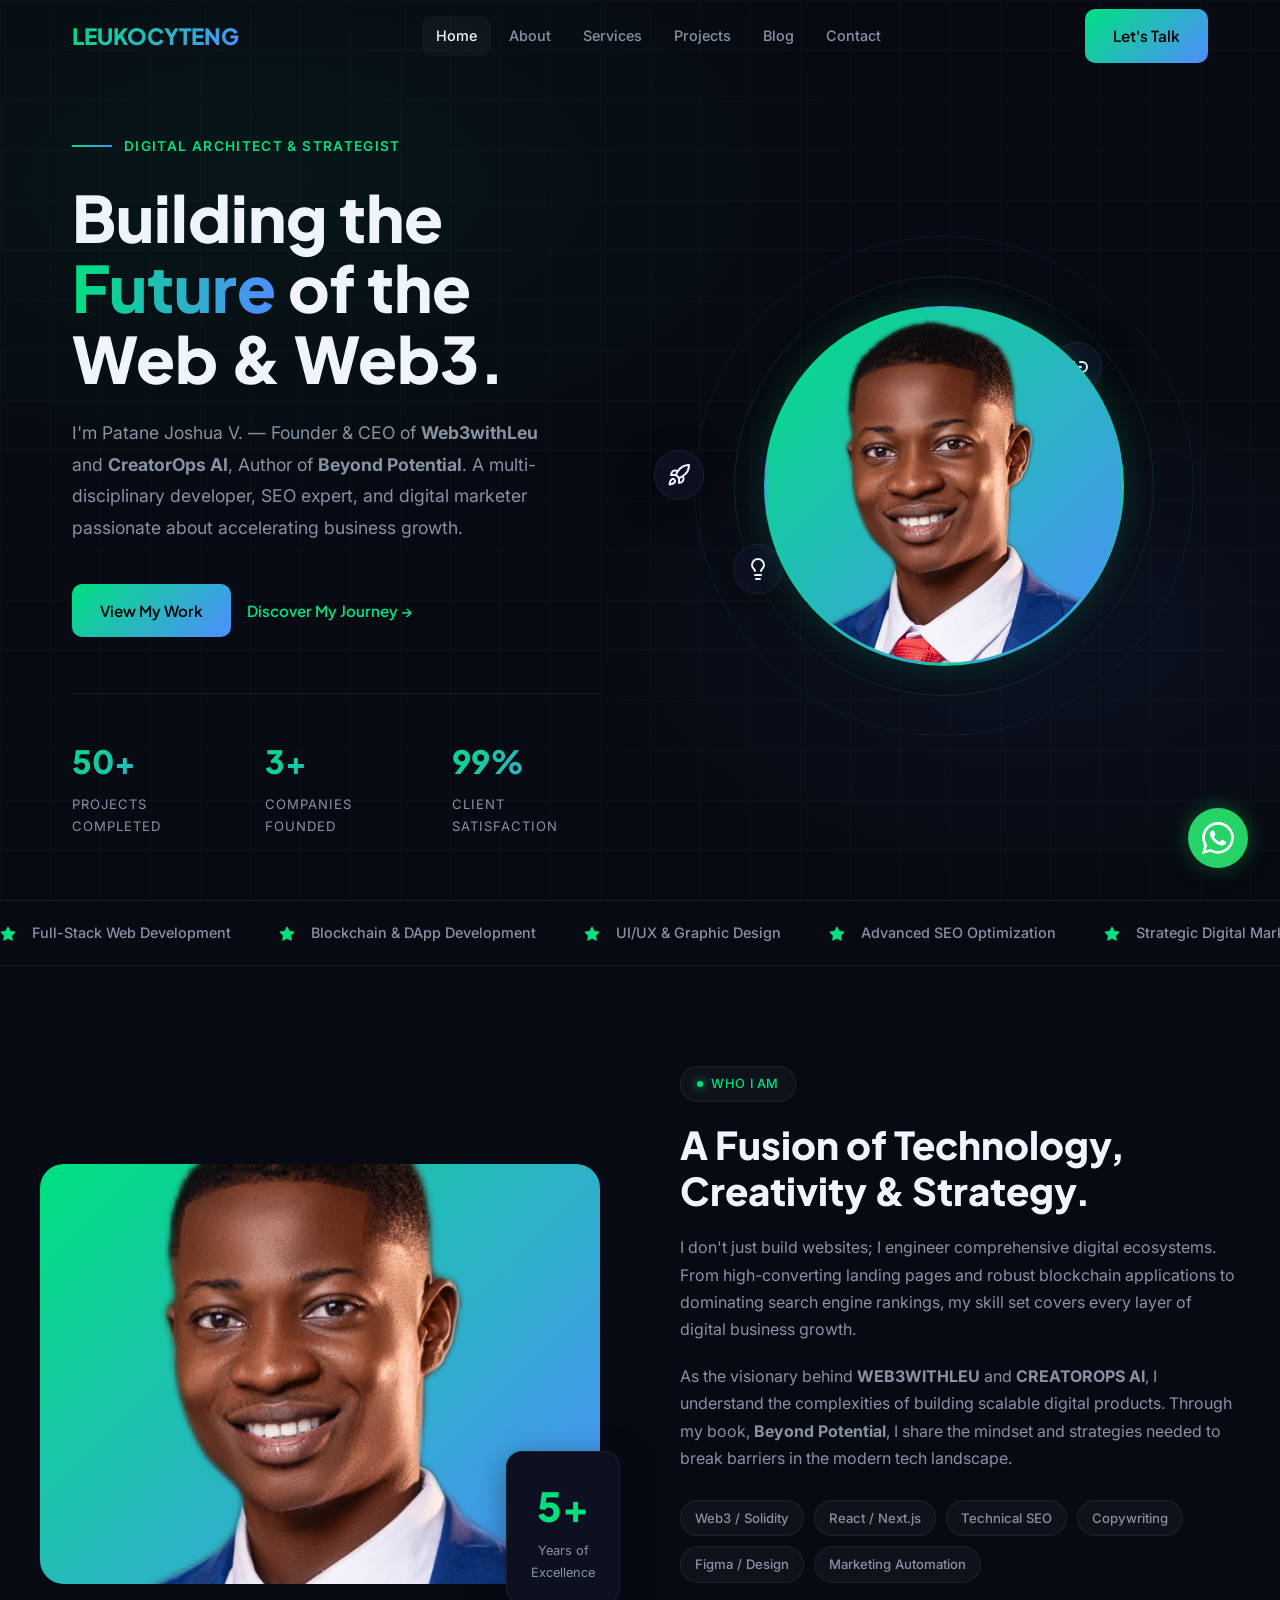
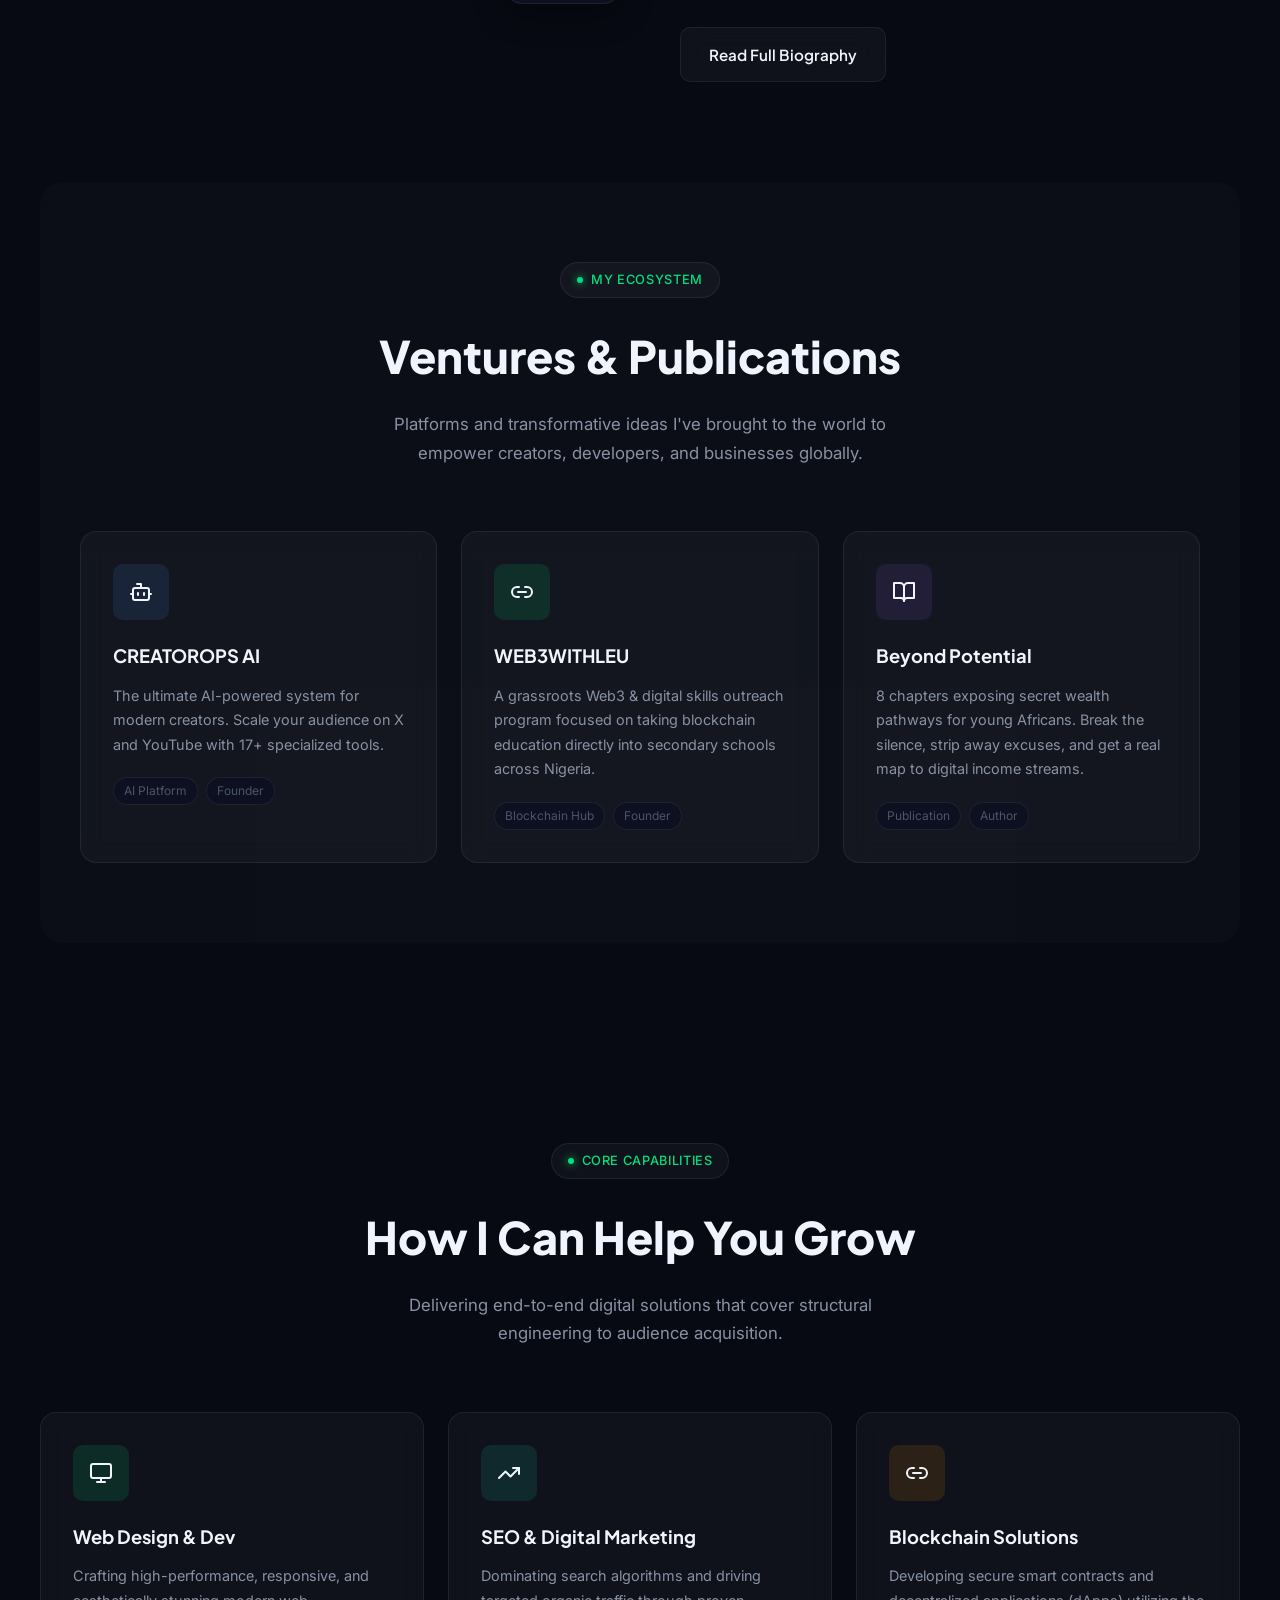
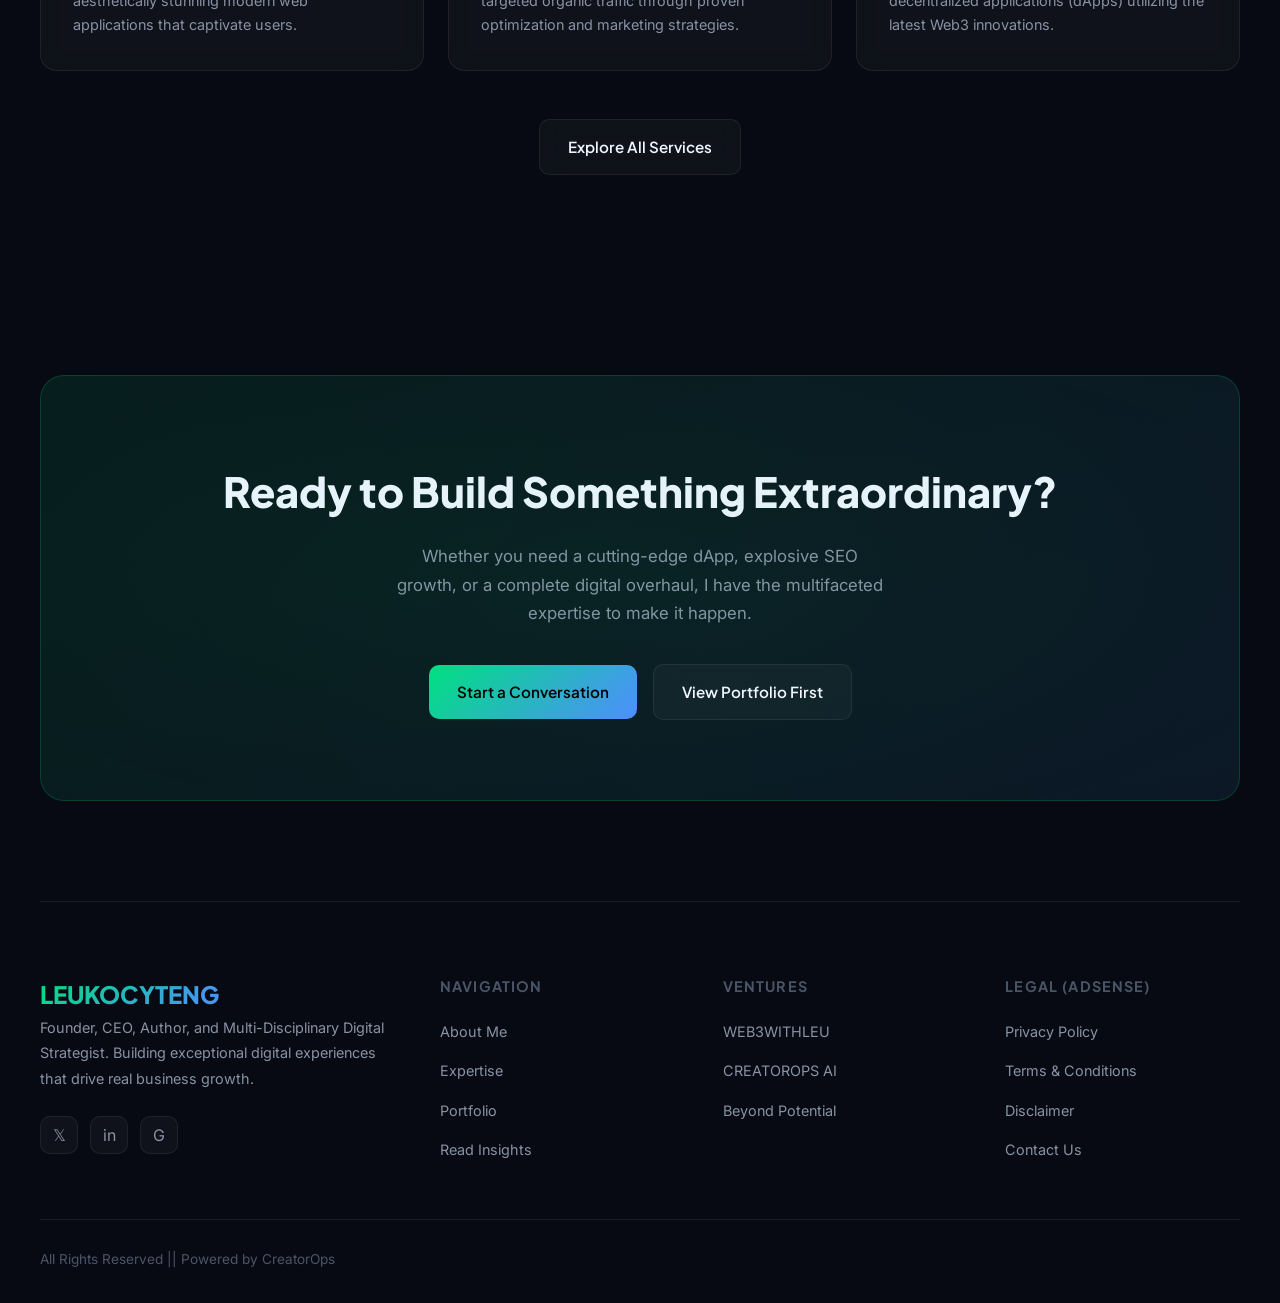
<file: index.html>
<!DOCTYPE html>
<html lang="en">

<head>
  <meta charset="UTF-8">
  <meta name="viewport" content="width=device-width, initial-scale=1.0">
  <script async src="https://pagead2.googlesyndication.com/pagead/js/adsbygoogle.js?client=ca-pub-1230201995978927"
     crossorigin="anonymous"></script>
  <!-- Primary Meta Tags -->
  <title>LEUKOCYTENG | Top Blockchain Developer & SEO Expert in Nigeria</title>
  <meta name="title" content="LEUKOCYTENG | Top Blockchain Developer & SEO Expert in Nigeria">
  <meta name="description"
    content="Patane Joshua V. (LEUKOCYTENG): The Top Blockchain Developer in Nigeria & SEO Expert. Founder of CREATOROPS AI, WEB3WITHLEU, and Author of 'Beyond Potential'. Specialized in Web3, SEO Growth, and Digital Strategy.">
  <meta name="keywords"
    content="Blockchain Developer Nigeria, SEO Expert Nigeria, Digital Strategist Lagos, Web3 Engineer Nigeria, Smart Contract Developer, Content Strategist Nigeria, LEUKOCYTENG, CREATOROPS AI, WEB3WITHLEU">
  <meta name="author" content="Patane Joshua V.">
  <meta name="robots" content="index, follow">
  <!-- Open Graph / Facebook -->
  <meta property="og:type" content="website">
  <meta property="og:url" content="https://leukocyteng.com.ng/">
  <meta property="og:title" content="LEUKOCYTENG | Multi-Disciplinary Digital Expert">
  <meta property="og:description"
    content="Founder & CEO of WEB3WITHLEU and CREATOROPS AI. Elevating businesses through Web & Blockchain Development, SEO, and strategic design.">
  <meta property="og:image" content="https://leukocyteng.com.ng/assets/og-image.jpg">
  <!-- Twitter -->
  <meta property="twitter:card" content="summary_large_image">
  <meta property="twitter:url" content="https://leukocyteng.com.ng/">
  <meta property="twitter:title" content="LEUKOCYTENG | Multi-Disciplinary Digital Expert">
  <meta property="twitter:description"
    content="Founder & CEO of WEB3WITHLEU and CREATOROPS AI. Elevating businesses through Web & Blockchain Development, SEO, and strategic design.">
  <meta property="twitter:image" content="https://leukocyteng.com.ng/assets/og-image.jpg">
  <!-- Favicon -->
  <link rel="icon" type="image/png" href="favicon.png">
  <link rel="canonical" href="https://leukocyteng.com.ng/">

  <!-- Structured Data -->
  <script type="application/ld+json">
  {
    "@context": "https://schema.org",
    "@type": "Person",
    "name": "Patane Joshua V.",
    "url": "https://leukocyteng.com.ng",
    "jobTitle": "Blockchain Developer & SEO Expert",
    "sameAs": [
      "https://x.com/leukocyteng1",
      "https://www.linkedin.com/in/leukocyteng/",
      "https://share.google/2Kr7sNPR0NeVUEUew"
    ],
    "worksFor": [
      {
        "@type": "Organization",
        "name": "CREATOROPS AI"
      },
      {
        "@type": "Organization",
        "name": "WEB3WITHLEU"
      }
    ]
  }
  </script>
  <!-- Schema.org Structured Data -->
  <script type="application/ld+json">
  {
    "@context": "https://schema.org",
    "@type": "Person",
    "name": "Patane Joshua V.",
    "url": "https://leukocyteng.com.ng",
    "jobTitle": "Founder, CEO & Lead Developer",
    "worksFor": [
      {
        "@type": "Organization",
        "name": "WEB3WITHLEU",
        "url": "https://web3withleu.netlify.app/"
      },
      {
        "@type": "Organization",
        "name": "CREATOROPS AI",
        "url": "https://creatorops.site"
      }
    ],
    "sameAs": [
      "https://x.com/leukocyteng1",
      "https://www.linkedin.com/in/leukocyteng/"
    ],
    "description": "Multi-disciplinary tech professional specializing in Web Development, Blockchain, SEO, Digital Marketing, and Design."
  }
  </script>
  <!-- CSS Styles -->
  <link rel="stylesheet" href="css/style.css">
</head>

<body>
  <!-- Mesh Background -->
  <div class="mesh-bg"></div>
  <!-- Navigation -->
  <nav class="nav">
    <div class="container nav__inner">
      <a href="index.html" class="nav__logo">LEUKOCYTENG</a>
      <div class="nav__links">
        <a href="index.html" class="active">Home</a>
        <a href="about.html">About</a>
        <a href="services.html">Services</a>
        <a href="projects.html">Projects</a>
        <a href="blog.html">Blog</a>
        <a href="contact.html">Contact</a>
      </div>
      <a href="contact.html" class="btn btn-primary nav__cta">Let's Talk</a>
      <button class="nav__toggle" id="navToggle" aria-label="Toggle Navigation">
        <span></span><span></span><span></span>
      </button>
    </div>
  </nav>
  <!-- Mobile Nav -->
  <div class="nav__mobile" id="mobileNav">
    <a href="index.html" class="active">Home</a>
    <a href="about.html">About</a>
    <a href="services.html">Services</a>
    <a href="projects.html">Projects</a>
    <a href="blog.html">Blog</a>
    <a href="contact.html">Contact</a>
  </div>
  <!-- Hero Section -->
  <header class="hero container">
    <div class="hero__inner">
      <div class="hero__content">
        <div class="hero__eyebrow">
          <div class="hero__eyebrow-line"></div>
          <span>Digital Architect & Strategist</span>
        </div>
        <h1>Building the <span class="gradient-text">Future</span> of the Web & Web3.</h1>
        <p class="hero__desc">
          I'm Patane Joshua V. — Founder & CEO of <strong>Web3withLeu</strong> and <strong>CreatorOps AI</strong>,
          Author of <strong>Beyond Potential</strong>. A multi-disciplinary developer, SEO expert, and digital marketer
          passionate about accelerating business growth.
        </p>
        <div class="hero__cta">
          <a href="projects.html" class="btn btn-primary">View My Work</a>
          <a href="about.html" class="btn btn-ghost">Discover My Journey &rarr;</a>
        </div>
        <div class="hero__stats">
          <div>
            <div class="hero__stat-num" data-count="50" data-suffix="+">0</div>
            <div class="hero__stat-label">Projects Completed</div>
          </div>
          <div>
            <div class="hero__stat-num" data-count="3" data-suffix="+">0</div>
            <div class="hero__stat-label">Companies Founded</div>
          </div>
          <div>
            <div class="hero__stat-num" data-count="99" data-suffix="%">0</div>
            <div class="hero__stat-label">Client Satisfaction</div>
          </div>
        </div>
      </div>
      <div class="hero__visual">
        <div class="hero__ring hero__ring--1"></div>
        <div class="hero__ring hero__ring--2"></div>
        <div class="hero__avatar">
          <img src="assets/profile.png" alt="LEUKOCYTENG" class="hero__avatar-img" style="object-fit: cover;">
        </div>
        <div class="hero__orbit" style="top: 10%; right: 20%; animation: spin 20s linear infinite reverse;"><svg
            xmlns="http://www.w3.org/2000/svg" width="24" height="24" viewBox="0 0 24 24" fill="none"
            stroke="currentColor" stroke-width="2" stroke-linecap="round" stroke-linejoin="round">
            <path d="M9 17H7A5 5 0 0 1 7 7h2" />
            <path d="M15 7h2a5 5 0 1 1 0 10h-2" />
            <line x1="8" x2="16" y1="12" y2="12" />
          </svg></div>
        <div class="hero__orbit" style="bottom: 20%; left: 10%; animation: spin 15s linear infinite reverse;"><svg
            xmlns="http://www.w3.org/2000/svg" width="24" height="24" viewBox="0 0 24 24" fill="none"
            stroke="currentColor" stroke-width="2" stroke-linecap="round" stroke-linejoin="round">
            <path
              d="M15 14c.2-1 .7-1.7 1.5-2.5 1-.9 1.5-2.2 1.5-3.5A6 6 0 0 0 6 8c0 1.3.5 2.6 1.5 3.5.8.8 1.3 1.5 1.5 2.5" />
            <path d="M9 18h6" />
            <path d="M10 22h4" />
          </svg></div>
        <div class="hero__orbit" style="top: 40%; left: -5%; animation: spin 25s linear infinite reverse;"><svg
            xmlns="http://www.w3.org/2000/svg" width="24" height="24" viewBox="0 0 24 24" fill="none"
            stroke="currentColor" stroke-width="2" stroke-linecap="round" stroke-linejoin="round">
            <path d="M4.5 16.5c-1.5 1.26-2 5-2 5s3.74-.5 5-2c.71-.84.7-2.13-.09-2.91a2.18 2.18 0 0 0-2.91-.09z" />
            <path d="m12 15-3-3a22 22 0 0 1 2-3.95A12.88 12.88 0 0 1 22 2c0 2.72-.78 7.5-6 11a22.35 22.35 0 0 1-4 2z" />
            <path d="M9 12H4s.55-3.03 2-4c1.62-1.08 5 0 5 0" />
            <path d="M12 15v5s3.03-.55 4-2c1.08-1.62 0-5 0-5" />
          </svg></div>
      </div>
    </div>
  </header>
  <!-- Skills Ticker -->
  <div class="ticker">
    <div class="ticker__track">
      <div class="ticker__item"><span><svg xmlns="http://www.w3.org/2000/svg" width="16" height="16" viewBox="0 0 24 24"
            fill="currentColor" stroke="currentColor" stroke-width="2" stroke-linecap="round" stroke-linejoin="round"
            style="display:inline-block; vertical-align:middle; margin-right:4px;">
            <polygon
              points="12 2 15.09 8.26 22 9.27 17 14.14 18.18 21.02 12 17.77 5.82 21.02 7 14.14 2 9.27 8.91 8.26 12 2" />
          </svg></span> Full-Stack Web Development</div>
      <div class="ticker__item"><span><svg xmlns="http://www.w3.org/2000/svg" width="16" height="16" viewBox="0 0 24 24"
            fill="currentColor" stroke="currentColor" stroke-width="2" stroke-linecap="round" stroke-linejoin="round"
            style="display:inline-block; vertical-align:middle; margin-right:4px;">
            <polygon
              points="12 2 15.09 8.26 22 9.27 17 14.14 18.18 21.02 12 17.77 5.82 21.02 7 14.14 2 9.27 8.91 8.26 12 2" />
          </svg></span> Blockchain & DApp Development</div>
      <div class="ticker__item"><span><svg xmlns="http://www.w3.org/2000/svg" width="16" height="16" viewBox="0 0 24 24"
            fill="currentColor" stroke="currentColor" stroke-width="2" stroke-linecap="round" stroke-linejoin="round"
            style="display:inline-block; vertical-align:middle; margin-right:4px;">
            <polygon
              points="12 2 15.09 8.26 22 9.27 17 14.14 18.18 21.02 12 17.77 5.82 21.02 7 14.14 2 9.27 8.91 8.26 12 2" />
          </svg></span> UI/UX & Graphic Design</div>
      <div class="ticker__item"><span><svg xmlns="http://www.w3.org/2000/svg" width="16" height="16" viewBox="0 0 24 24"
            fill="currentColor" stroke="currentColor" stroke-width="2" stroke-linecap="round" stroke-linejoin="round"
            style="display:inline-block; vertical-align:middle; margin-right:4px;">
            <polygon
              points="12 2 15.09 8.26 22 9.27 17 14.14 18.18 21.02 12 17.77 5.82 21.02 7 14.14 2 9.27 8.91 8.26 12 2" />
          </svg></span> Advanced SEO Optimization</div>
      <div class="ticker__item"><span><svg xmlns="http://www.w3.org/2000/svg" width="16" height="16" viewBox="0 0 24 24"
            fill="currentColor" stroke="currentColor" stroke-width="2" stroke-linecap="round" stroke-linejoin="round"
            style="display:inline-block; vertical-align:middle; margin-right:4px;">
            <polygon
              points="12 2 15.09 8.26 22 9.27 17 14.14 18.18 21.02 12 17.77 5.82 21.02 7 14.14 2 9.27 8.91 8.26 12 2" />
          </svg></span> Strategic Digital Marketing</div>
      <div class="ticker__item"><span><svg xmlns="http://www.w3.org/2000/svg" width="16" height="16" viewBox="0 0 24 24"
            fill="currentColor" stroke="currentColor" stroke-width="2" stroke-linecap="round" stroke-linejoin="round"
            style="display:inline-block; vertical-align:middle; margin-right:4px;">
            <polygon
              points="12 2 15.09 8.26 22 9.27 17 14.14 18.18 21.02 12 17.77 5.82 21.02 7 14.14 2 9.27 8.91 8.26 12 2" />
          </svg></span> Technical Content Writing</div>
      <div class="ticker__item"><span><svg xmlns="http://www.w3.org/2000/svg" width="16" height="16" viewBox="0 0 24 24"
            fill="currentColor" stroke="currentColor" stroke-width="2" stroke-linecap="round" stroke-linejoin="round"
            style="display:inline-block; vertical-align:middle; margin-right:4px;">
            <polygon
              points="12 2 15.09 8.26 22 9.27 17 14.14 18.18 21.02 12 17.77 5.82 21.02 7 14.14 2 9.27 8.91 8.26 12 2" />
          </svg></span> AI Integration (CreatorOps AI)</div>
    </div>
  </div>
  <!-- Highlights / Features (About Summary) -->
  <section class="section container">
    <div class="about-grid">
      <div class="about__img-wrap">
        <img src="assets/profile.png" alt="Patane Joshua V. Experience" class="about__img-main"
          style="object-fit: cover; width: 100%;">
        <div class="about__exp-badge">
          <div class="about__exp-num" data-count="5" data-suffix="+">0</div>
          <div class="about__exp-label">Years of<br>Excellence</div>
        </div>
      </div>
      <div class="about__content">
        <div class="badge">Who I Am</div>
        <h2>A Fusion of Technology, Creativity & Strategy.</h2>
        <p>I don't just build websites; I engineer comprehensive digital ecosystems. From high-converting landing pages
          and robust blockchain applications to dominating search engine rankings, my skill set covers every layer of
          digital business growth.</p>
        <p>As the visionary behind <strong>WEB3WITHLEU</strong> and <strong>CREATOROPS AI</strong>, I understand the
          complexities of building scalable digital products. Through my book, <strong>Beyond Potential</strong>, I
          share the mindset and strategies needed to break barriers in the modern tech landscape.</p>
        <div class="about__skills-list">
          <span class="about__skill-tag">Web3 / Solidity</span>
          <span class="about__skill-tag">React / Next.js</span>
          <span class="about__skill-tag">Technical SEO</span>
          <span class="about__skill-tag">Copywriting</span>
          <span class="about__skill-tag">Figma / Design</span>
          <span class="about__skill-tag">Marketing Automation</span>
        </div>
        <a href="about.html" class="btn btn-outline" style="margin-top: 16px;">Read Full Biography</a>
      </div>
    </div>
  </section>
  <!-- Ventures & Publications -->
  <section class="section container"
    style="background: rgba(255,255,255,0.02); border-radius: var(--radius-lg); padding: 80px 40px; margin-bottom: 100px;">
    <div class="section-header">
      <div class="badge">My Ecosystem</div>
      <h2>Ventures & Publications</h2>
      <p>Platforms and transformative ideas I've brought to the world to empower creators, developers, and businesses
        globally.</p>
    </div>
    <div class="services-grid">
      <a href="https://creatorops.site" target="_blank" rel="noopener noreferrer" class="card service-card">
        <div class="service-card__icon service-card__icon--blue"><svg xmlns="http://www.w3.org/2000/svg" width="24"
            height="24" viewBox="0 0 24 24" fill="none" stroke="currentColor" stroke-width="2" stroke-linecap="round"
            stroke-linejoin="round">
            <path d="M12 8V4H8" />
            <rect width="16" height="12" x="4" y="8" rx="2" />
            <path d="M2 14h2" />
            <path d="M20 14h2" />
            <path d="M15 13v2" />
            <path d="M9 13v2" />
          </svg></div>
        <h3>CREATOROPS AI</h3>
        <p>The ultimate AI-powered system for modern creators. Scale your audience on X and YouTube with 17+ specialized
          tools.</p>
        <div class="service-card__tags">
          <span class="service-card__tag">AI Platform</span>
          <span class="service-card__tag">Founder</span>
        </div>
      </a>
      <a href="https://web3withleu.netlify.app/" target="_blank" rel="noopener noreferrer" class="card service-card">
        <div class="service-card__icon service-card__icon--green"><svg xmlns="http://www.w3.org/2000/svg" width="24"
            height="24" viewBox="0 0 24 24" fill="none" stroke="currentColor" stroke-width="2" stroke-linecap="round"
            stroke-linejoin="round">
            <path d="M9 17H7A5 5 0 0 1 7 7h2" />
            <path d="M15 7h2a5 5 0 1 1 0 10h-2" />
            <line x1="8" x2="16" y1="12" y2="12" />
          </svg></div>
        <h3>WEB3WITHLEU</h3>
        <p>A grassroots Web3 & digital skills outreach program focused on taking blockchain education directly into
          secondary schools across Nigeria.</p>
        <div class="service-card__tags">
          <span class="service-card__tag">Blockchain Hub</span>
          <span class="service-card__tag">Founder</span>
        </div>
      </a>
      <a href="https://beyondpotential.vercel.app/" target="_blank" rel="noopener noreferrer" class="card service-card">
        <div class="service-card__icon service-card__icon--purple"><svg xmlns="http://www.w3.org/2000/svg" width="24"
            height="24" viewBox="0 0 24 24" fill="none" stroke="currentColor" stroke-width="2" stroke-linecap="round"
            stroke-linejoin="round">
            <path d="M2 3h6a4 4 0 0 1 4 4v14a3 3 0 0 0-3-3H2z" />
            <path d="M22 3h-6a4 4 0 0 0-4 4v14a3 3 0 0 1 3-3h7z" />
          </svg></div>
        <h3>Beyond Potential</h3>
        <p>8 chapters exposing secret wealth pathways for young Africans. Break the silence, strip away excuses, and get
          a real map to digital income streams.</p>
        <div class="service-card__tags">
          <span class="service-card__tag">Publication</span>
          <span class="service-card__tag">Author</span>
        </div>
      </a>
    </div>
  </section>
  <!-- Services Sneak Peek -->
  <section class="section container">
    <div class="section-header">
      <div class="badge">Core Capabilities</div>
      <h2>How I Can Help You Grow</h2>
      <p>Delivering end-to-end digital solutions that cover structural engineering to audience acquisition.</p>
    </div>
    <div class="services-grid">
      <div class="card service-card">
        <div class="service-card__icon service-card__icon--green"><svg xmlns="http://www.w3.org/2000/svg" width="24"
            height="24" viewBox="0 0 24 24" fill="none" stroke="currentColor" stroke-width="2" stroke-linecap="round"
            stroke-linejoin="round">
            <rect width="20" height="14" x="2" y="3" rx="2" />
            <line x1="8" x2="16" y1="21" y2="21" />
            <line x1="12" x2="12" y1="17" y2="21" />
          </svg></div>
        <h3>Web Design & Dev</h3>
        <p>Crafting high-performance, responsive, and aesthetically stunning modern web applications that captivate
          users.</p>
      </div>
      <div class="card service-card">
        <div class="service-card__icon service-card__icon--teal"><svg xmlns="http://www.w3.org/2000/svg" width="24"
            height="24" viewBox="0 0 24 24" fill="none" stroke="currentColor" stroke-width="2" stroke-linecap="round"
            stroke-linejoin="round">
            <polyline points="22 7 13.5 15.5 8.5 10.5 2 17" />
            <polyline points="16 7 22 7 22 13" />
          </svg></div>
        <h3>SEO & Digital Marketing</h3>
        <p>Dominating search algorithms and driving targeted organic traffic through proven optimization and marketing
          strategies.</p>
      </div>
      <div class="card service-card">
        <div class="service-card__icon service-card__icon--orange"><svg xmlns="http://www.w3.org/2000/svg" width="24"
            height="24" viewBox="0 0 24 24" fill="none" stroke="currentColor" stroke-width="2" stroke-linecap="round"
            stroke-linejoin="round">
            <path d="M9 17H7A5 5 0 0 1 7 7h2" />
            <path d="M15 7h2a5 5 0 1 1 0 10h-2" />
            <line x1="8" x2="16" y1="12" y2="12" />
          </svg></div>
        <h3>Blockchain Solutions</h3>
        <p>Developing secure smart contracts and decentralized applications (dApps) utilizing the latest Web3
          innovations.</p>
      </div>
    </div>
    <div style="text-align: center; margin-top: 48px;">
      <a href="services.html" class="btn btn-outline">Explore All Services</a>
    </div>
  </section>
  <!-- CTA Banner -->
  <section class="section container">
    <div class="cta-banner">
      <h2>Ready to Build Something Extraordinary?</h2>
      <p>Whether you need a cutting-edge dApp, explosive SEO growth, or a complete digital overhaul, I have the
        multifaceted expertise to make it happen.</p>
      <div class="cta-banner__btns">
        <a href="contact.html" class="btn btn-primary">Start a Conversation</a>
        <a href="projects.html" class="btn btn-outline">View Portfolio First</a>
      </div>
    </div>
  </section>
  <!-- Footer -->
  <footer class="footer container">
    <div class="footer__top">
      <div class="footer__brand">
        <a href="index.html" class="footer__logo">LEUKOCYTENG</a>
        <p class="footer__desc">Founder, CEO, Author, and Multi-Disciplinary Digital Strategist. Building exceptional
          digital experiences that drive real business growth.</p>
        <div class="footer__social">
          <a href="https://x.com/leukocyteng1" target="_blank" class="footer__social-link" aria-label="Twitter">𝕏</a>
          <a href="https://www.linkedin.com/in/leukocyteng/" target="_blank" class="footer__social-link"
            aria-label="LinkedIn">in</a>
          <a href="https://share.google/2Kr7sNPR0NeVUEUew" target="_blank" rel="noopener noreferrer"
            class="footer__social-link" aria-label="Google Profile">G</a>
        </div>
      </div>
      <div class="footer__col">
        <h4>Navigation</h4>
        <ul>
          <li><a href="about.html">About Me</a></li>
          <li><a href="services.html">Expertise</a></li>
          <li><a href="projects.html">Portfolio</a></li>
          <li><a href="blog.html">Read Insights</a></li>
        </ul>
      </div>
      <div class="footer__col">
        <h4>Ventures</h4>
        <ul>
          <li><a href="https://web3withleu.netlify.app/" target="_blank">WEB3WITHLEU</a></li>
          <li><a href="https://creatorops.site/" target="_blank">CREATOROPS AI</a></li>
          <li><a href="https://beyondpotential.vercel.app/" target="_blank">Beyond Potential</a></li>
        </ul>
      </div>
      <div class="footer__col">
        <h4>Legal (AdSense)</h4>
        <ul>
          <li><a href="privacy-policy.html">Privacy Policy</a></li>
          <li><a href="terms.html">Terms & Conditions</a></li>
          <li><a href="disclaimer.html">Disclaimer</a></li>
          <li><a href="contact.html">Contact Us</a></li>
        </ul>
      </div>
    </div>
    <div class="footer__bottom">
      <div class="footer__copyright">All Rights Reserved || Powered by <a href="https://creatorops.site" target="_blank"
          rel="noopener noreferrer" style="color: inherit;">CreatorOps</a></div>
      <div class="footer__legal">
      </div>
    </div>
  </footer>
  <script src="js/main.js"></script>
  <script>document.getElementById('year').textContent = new Date().getFullYear();</script>

  <!-- WhatsApp Floating Button -->
  <a href="https://wa.me/2347050513753" class="whatsapp-float" target="_blank" rel="noopener noreferrer"
    aria-label="Contact on WhatsApp">
    <svg xmlns="http://www.w3.org/2000/svg" width="32" height="32" fill="currentColor" viewBox="0 0 16 16">
      <path
        d="M13.601 2.326A7.854 7.854 0 0 0 7.994 0C3.627 0 .068 3.558.064 7.926c0 1.399.366 2.76 1.057 3.965L0 16l4.204-1.102a7.933 7.933 0 0 0 3.79.965h.004c4.368 0 7.926-3.558 7.93-7.93A7.898 7.898 0 0 0 13.6 2.326zM7.994 14.521a6.573 6.573 0 0 1-3.356-.92l-.24-.144-2.494.654.666-2.433-.156-.251a6.56 6.56 0 0 1-1.007-3.505c0-3.626 2.957-6.584 6.591-6.584a6.56 6.56 0 0 1 4.66 1.931 6.557 6.557 0 0 1 1.928 4.66c-.004 3.639-2.961 6.592-6.592 6.592zm3.615-4.934c-.197-.099-1.17-.578-1.353-.646-.182-.065-.315-.099-.445.099-.133.197-.513.646-.627.775-.114.133-.232.148-.43.05-.197-.1-.836-.308-1.592-.985-.59-.525-.985-1.175-1.103-1.372-.114-.198-.011-.304.088-.403.087-.088.197-.232.296-.346.1-.114.133-.198.198-.33.065-.134.034-.248-.015-.347-.05-.099-.445-1.076-.612-1.47-.16-.389-.323-.335-.445-.34-.114-.007-.247-.007-.38-.007a.729.729 0 0 0-.529.247c-.182.198-.691.677-.691 1.654 0 .977.71 1.916.81 2.049.098.133 1.394 2.132 3.383 2.992.47.205.84.326 1.129.418.475.152.904.129 1.246.08.38-.058 1.171-.48 1.338-.943.164-.464.164-.86.114-.943-.049-.084-.182-.133-.38-.232z" />
    </svg>
  </a>

</body>

</html>
</file>
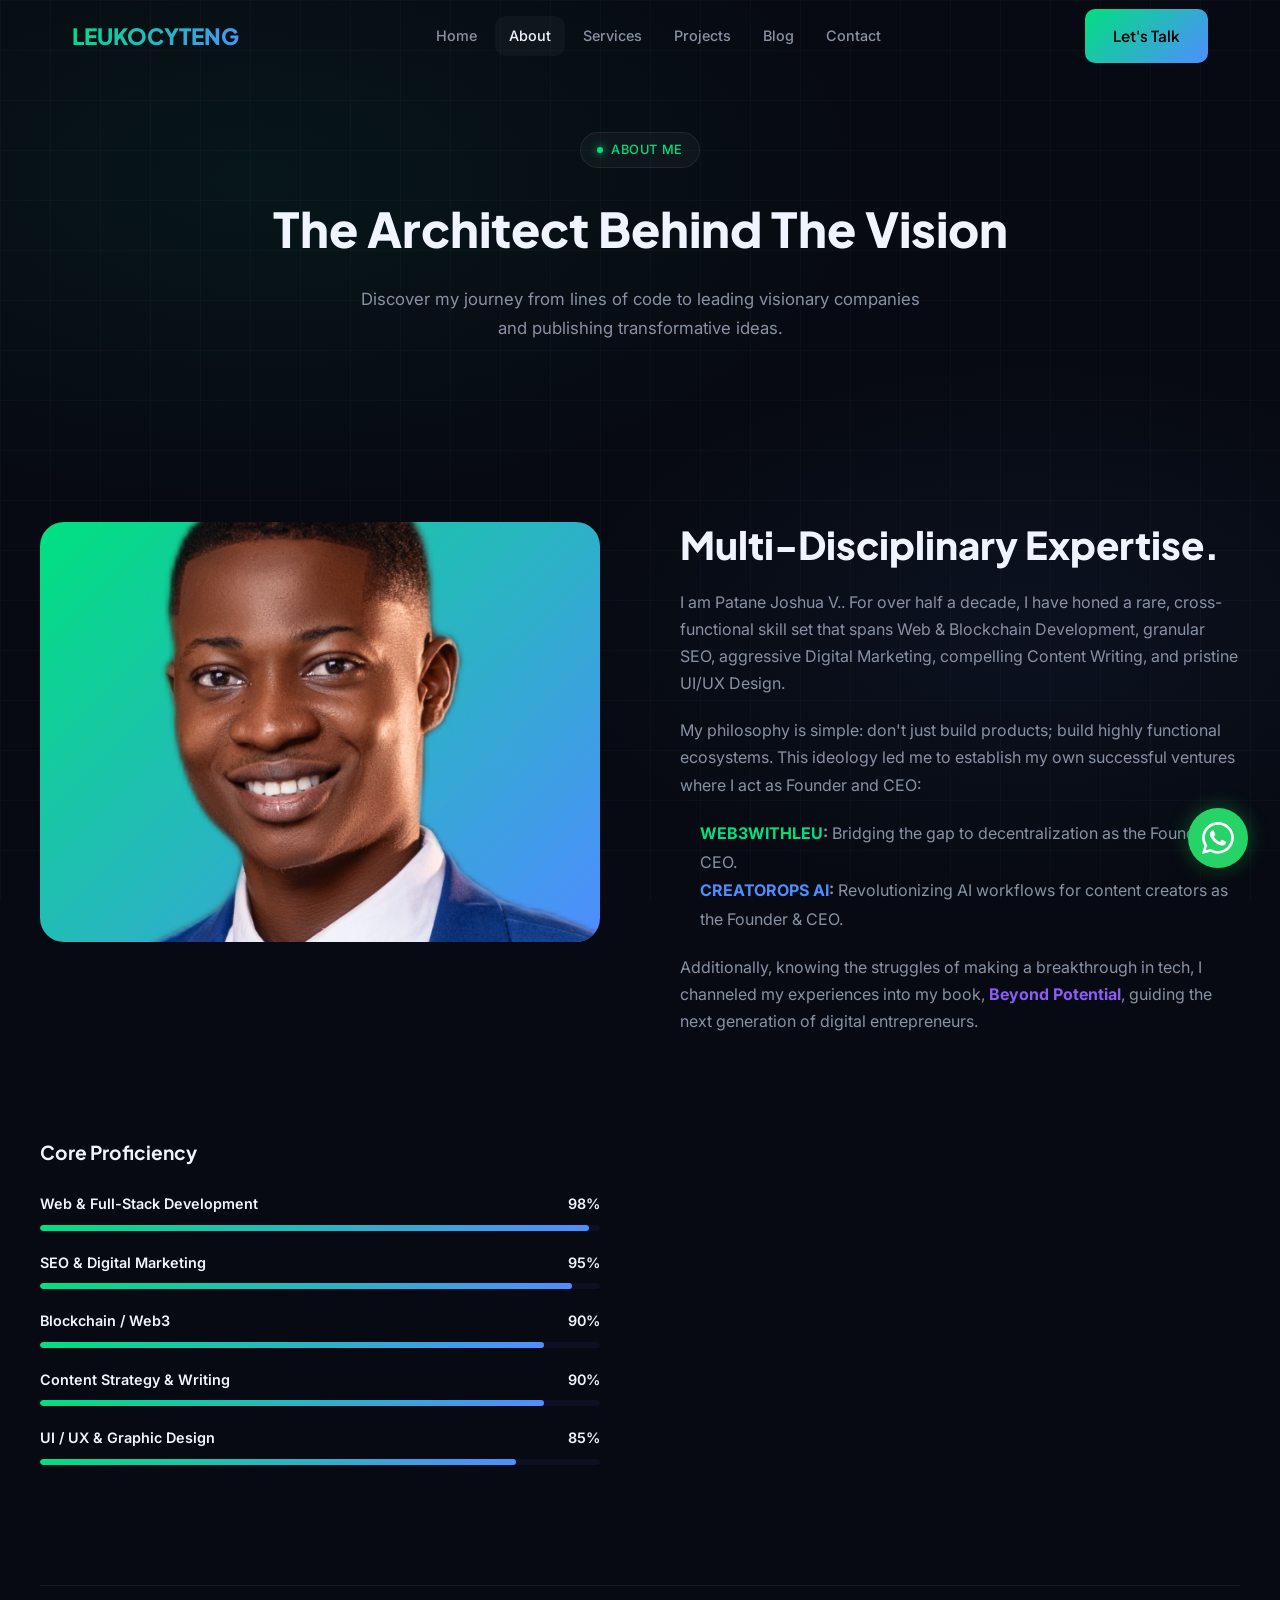
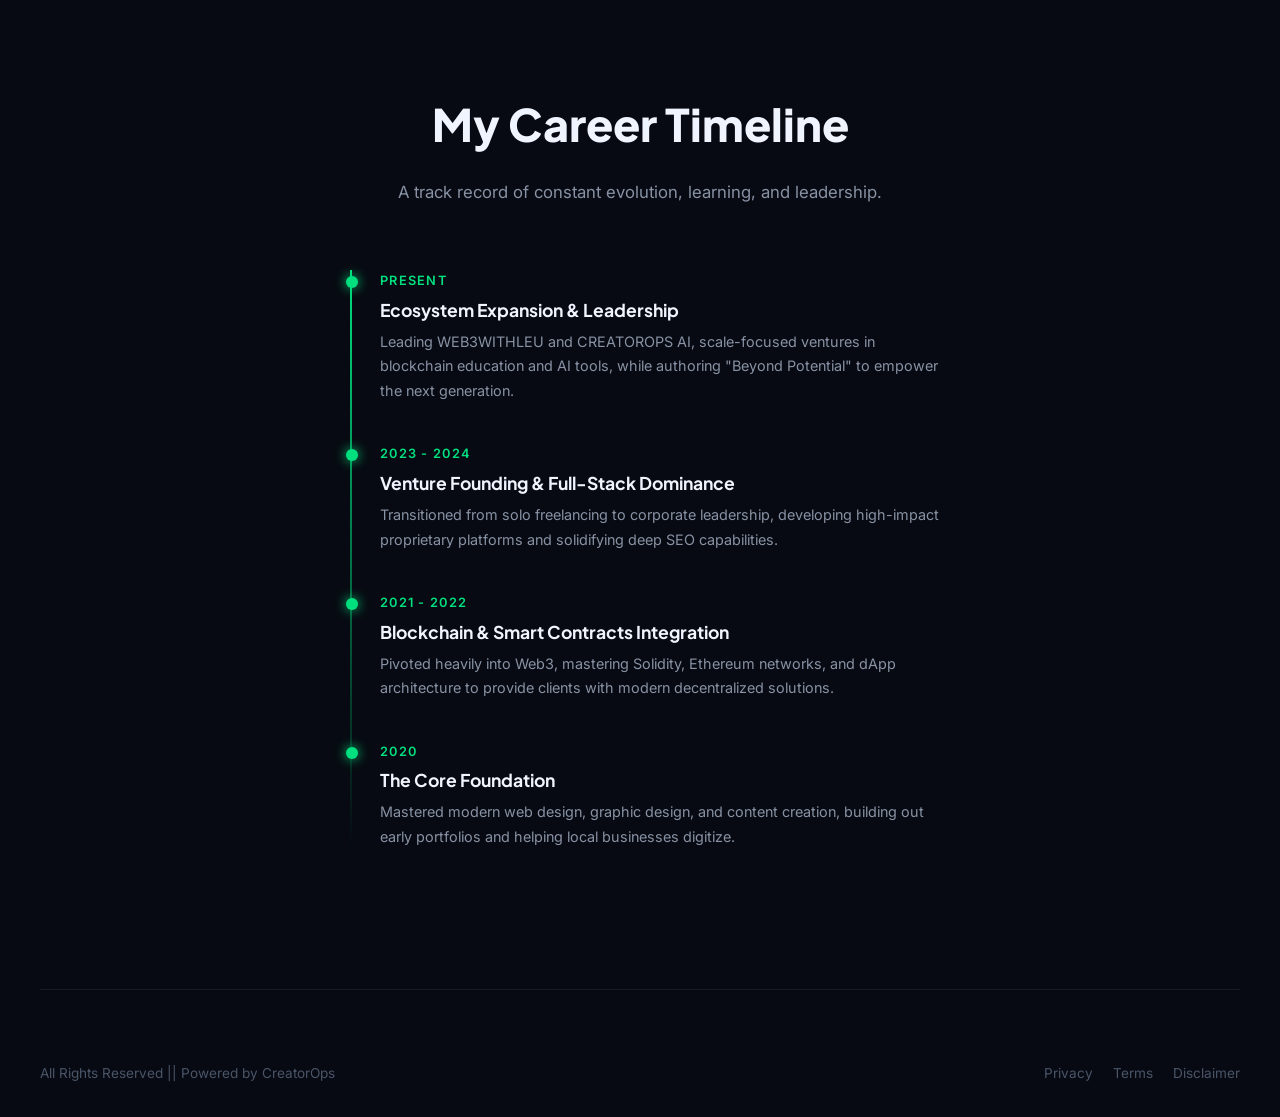
<file: about.html>
<!DOCTYPE html>
<html lang="en">
<head>
  <meta charset="UTF-8">
  <meta name="viewport" content="width=device-width, initial-scale=1.0">
  <script async src="https://pagead2.googlesyndication.com/pagead/js/adsbygoogle.js?client=ca-pub-1230201995978927"
     crossorigin="anonymous"></script>
  <title>About Patane Joshua V. | Top Blockchain Developer & SEO Expert</title>
  <meta name="description" content="Learn about Patane Joshua V. (LEUKOCYTENG), a top-rated Blockchain Developer and SEO Strategist in Nigeria. Specialized in Web3 ecosystem growth and high-performance digital solutions.">
  <meta name="robots" content="index, follow">
  <link rel="icon" type="image/png" href="favicon.png">
  <link rel="stylesheet" href="css/style.css">
  <script type="application/ld+json">
    {
      "@context": "https://schema.org",
      "@type": "AboutPage",
      "mainEntity": {
        "@type": "Person",
        "name": "Patane Joshua V.",
        "jobTitle": "CEO, Founder & Multi-Disciplinary Expert",
        "url": "https://leukocyteng.com.ng/about.html"
      }
    }
  </script>
</head>
<body>
  <div class="mesh-bg"></div>
  <!-- Navigation -->
  <nav class="nav">
    <div class="container nav__inner">
      <a href="index.html" class="nav__logo">LEUKOCYTENG</a>
      <div class="nav__links">
        <a href="index.html">Home</a>
        <a href="about.html" class="active">About</a>
        <a href="services.html">Services</a>
        <a href="projects.html">Projects</a>
        <a href="blog.html">Blog</a>
        <a href="contact.html">Contact</a>
      </div>
      <a href="contact.html" class="btn btn-primary nav__cta">Let's Talk</a>
      <button class="nav__toggle" id="navToggle"><span></span><span></span><span></span></button>
    </div>
  </nav>
  <div class="nav__mobile" id="mobileNav">
    <a href="index.html">Home</a>
    <a href="about.html" class="active">About</a>
    <a href="services.html">Services</a>
    <a href="projects.html">Projects</a>
    <a href="blog.html">Blog</a>
    <a href="contact.html">Contact</a>
  </div>
  <header class="page-hero container">
    <div class="badge">About Me</div>
    <h1>The Architect Behind The Vision</h1>
    <p>Discover my journey from lines of code to leading visionary companies and publishing transformative ideas.</p>
  </header>
  <section class="section container">
    <div class="about-grid">
      <div class="about__img-wrap" style="align-self: start; margin-bottom: 24px;">
        <img src="assets/profile.png" alt="Patane Joshua V. - Expert" class="about__img-main" style="object-fit: cover; width: 100%; border-radius: var(--radius-lg); aspect-ratio: 1/1;">
      </div>
      <div class="about__content">
        <h2>Multi-Disciplinary Expertise.</h2>
        <p>I am Patane Joshua V.. For over half a decade, I have honed a rare, cross-functional skill set that spans Web & Blockchain Development, granular SEO, aggressive Digital Marketing, compelling Content Writing, and pristine UI/UX Design.</p>
        <p>My philosophy is simple: don't just build products; build highly functional ecosystems. This ideology led me to establish my own successful ventures where I act as Founder and CEO:</p>
        <ul style="margin: 20px 0; padding-left: 20px; color: var(--text-secondary); line-height: 1.8;">
          <li><strong><a href="https://web3withleu.netlify.app/" target="_blank" style="color: var(--green);">WEB3WITHLEU</a>:</strong> Bridging the gap to decentralization as the Founder & CEO.</li>
          <li><strong><a href="https://creatorops.site" target="_blank" style="color: var(--blue);">CREATOROPS AI</a>:</strong> Revolutionizing AI workflows for content creators as the Founder & CEO.</li>
        </ul>
        <p>Additionally, knowing the struggles of making a breakthrough in tech, I channeled my experiences into my book, <a href="https://beyondpotential.vercel.app/" target="_blank" style="color: var(--purple);"><strong>Beyond Potential</strong></a>, guiding the next generation of digital entrepreneurs.</p>
      </div>
      <div class="skills-bars">
        <h3 style="font-family: var(--font-head); margin-bottom: 24px; font-size: 1.2rem;">Core Proficiency</h3>
        <div class="skill-bar">
          <div class="skill-bar__head"><span>Web & Full-Stack Development</span> <span>98%</span></div>
          <div class="skill-bar__track"><div class="skill-bar__fill" data-width="98"></div></div>
        </div>
        <div class="skill-bar">
          <div class="skill-bar__head"><span>SEO & Digital Marketing</span> <span>95%</span></div>
          <div class="skill-bar__track"><div class="skill-bar__fill" data-width="95"></div></div>
        </div>
        <div class="skill-bar">
          <div class="skill-bar__head"><span>Blockchain / Web3</span> <span>90%</span></div>
          <div class="skill-bar__track"><div class="skill-bar__fill" data-width="90"></div></div>
        </div>
        <div class="skill-bar">
          <div class="skill-bar__head"><span>Content Strategy & Writing</span> <span>90%</span></div>
          <div class="skill-bar__track"><div class="skill-bar__fill" data-width="90"></div></div>
        </div>
        <div class="skill-bar">
          <div class="skill-bar__head"><span>UI / UX & Graphic Design</span> <span>85%</span></div>
          <div class="skill-bar__track"><div class="skill-bar__fill" data-width="85"></div></div>
        </div>
      </div>
    </div>
  </section>
  <section class="section container" style="border-top: 1px solid var(--border);">
    <div class="section-header">
      <h2>My Career Timeline</h2>
      <p>A track record of constant evolution, learning, and leadership.</p>
    </div>
    <div class="timeline" style="max-width: 600px; margin: 0 auto;">
      <div class="timeline-item revealed">
        <div class="timeline-item__year">Present</div>
        <h3>Ecosystem Expansion & Leadership</h3>
        <p>Leading WEB3WITHLEU and CREATOROPS AI, scale-focused ventures in blockchain education and AI tools, while authoring "Beyond Potential" to empower the next generation.</p>
      </div>
      <div class="timeline-item revealed">
        <div class="timeline-item__year">2023 - 2024</div>
        <h3>Venture Founding & Full-Stack Dominance</h3>
        <p>Transitioned from solo freelancing to corporate leadership, developing high-impact proprietary platforms and solidifying deep SEO capabilities.</p>
      </div>
      <div class="timeline-item revealed">
        <div class="timeline-item__year">2021 - 2022</div>
        <h3>Blockchain & Smart Contracts Integration</h3>
        <p>Pivoted heavily into Web3, mastering Solidity, Ethereum networks, and dApp architecture to provide clients with modern decentralized solutions.</p>
      </div>
      <div class="timeline-item revealed">
        <div class="timeline-item__year">2020</div>
        <h3>The Core Foundation</h3>
        <p>Mastered modern web design, graphic design, and content creation, building out early portfolios and helping local businesses digitize.</p>
      </div>
    </div>
  </section>
  <footer class="footer container">
    <div class="footer__bottom" style="border-top: none; padding-top: 0;">
      <div class="footer__copyright">All Rights Reserved || Powered by <a href="https://creatorops.site" target="_blank" rel="noopener noreferrer" style="color: inherit;">CreatorOps</a></div>
      <div class="footer__legal">
        <a href="privacy-policy.html">Privacy</a>
        <a href="terms.html">Terms</a>
        <a href="disclaimer.html">Disclaimer</a>
      </div>
    </div>
  </footer>
  <script src="js/main.js"></script>
  <script>document.getElementById('year').textContent = new Date().getFullYear();</script>

  <!-- WhatsApp Floating Button -->
  <a href="https://wa.me/2347050513753" class="whatsapp-float" target="_blank" rel="noopener noreferrer" aria-label="Contact on WhatsApp">
    <svg xmlns="http://www.w3.org/2000/svg" width="32" height="32" fill="currentColor" viewBox="0 0 16 16">
      <path d="M13.601 2.326A7.854 7.854 0 0 0 7.994 0C3.627 0 .068 3.558.064 7.926c0 1.399.366 2.76 1.057 3.965L0 16l4.204-1.102a7.933 7.933 0 0 0 3.79.965h.004c4.368 0 7.926-3.558 7.93-7.93A7.898 7.898 0 0 0 13.6 2.326zM7.994 14.521a6.573 6.573 0 0 1-3.356-.92l-.24-.144-2.494.654.666-2.433-.156-.251a6.56 6.56 0 0 1-1.007-3.505c0-3.626 2.957-6.584 6.591-6.584a6.56 6.56 0 0 1 4.66 1.931 6.557 6.557 0 0 1 1.928 4.66c-.004 3.639-2.961 6.592-6.592 6.592zm3.615-4.934c-.197-.099-1.17-.578-1.353-.646-.182-.065-.315-.099-.445.099-.133.197-.513.646-.627.775-.114.133-.232.148-.43.05-.197-.1-.836-.308-1.592-.985-.59-.525-.985-1.175-1.103-1.372-.114-.198-.011-.304.088-.403.087-.088.197-.232.296-.346.1-.114.133-.198.198-.33.065-.134.034-.248-.015-.347-.05-.099-.445-1.076-.612-1.47-.16-.389-.323-.335-.445-.34-.114-.007-.247-.007-.38-.007a.729.729 0 0 0-.529.247c-.182.198-.691.677-.691 1.654 0 .977.71 1.916.81 2.049.098.133 1.394 2.132 3.383 2.992.47.205.84.326 1.129.418.475.152.904.129 1.246.08.38-.058 1.171-.48 1.338-.943.164-.464.164-.86.114-.943-.049-.084-.182-.133-.38-.232z"/>
    </svg>
  </a>

</body>
</html>
</file>
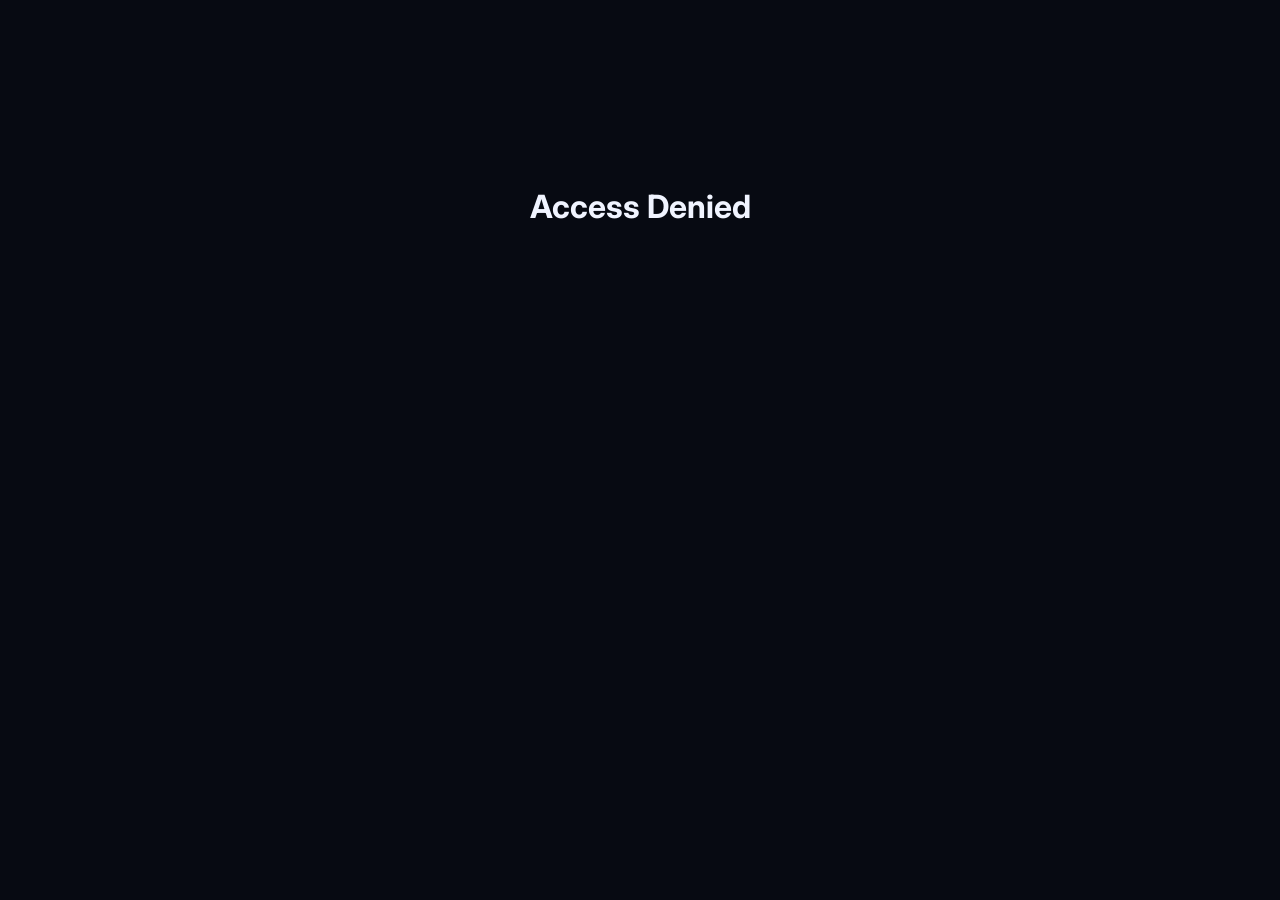
<file: admin.html>
<!DOCTYPE html>
<html lang="en">
<head>
  <meta charset="UTF-8">
  <meta name="viewport" content="width=device-width, initial-scale=1.0">
  <title>Admin Dashboard | LEUKOCYTENG</title>
  <meta name="robots" content="noindex, nofollow">
  <link rel="icon" type="image/png" href="favicon.png">
  <link rel="stylesheet" href="css/style.css">
  <!-- Quill WYSIWYG Themes -->
  <link href="https://cdn.quilljs.com/1.3.6/quill.snow.css" rel="stylesheet">
  <script src="https://cdn.quilljs.com/1.3.6/quill.min.js"></script>
  <style>
    body { background: var(--bg-primary); }
    [contenteditable="true"]:empty:before {
      content: attr(placeholder);
      pointer-events: none;
      display: block; /* For Firefox */
      color: var(--text-muted);
    }
  </style>
</head>
<body>
  <div class="admin-layout">
    <!-- Sidebar -->
    <aside class="admin-sidebar">
      <div class="admin-sidebar__logo">LEUKOCYTENG Admin</div>
      <nav class="admin-nav">
        <a href="#" class="active" id="navNewPost"><span><svg xmlns="http://www.w3.org/2000/svg" width="24" height="24" viewBox="0 0 24 24" fill="none" stroke="currentColor" stroke-width="2" stroke-linecap="round" stroke-linejoin="round"><path d="M17 3a2.85 2.83 0 1 1 4 4L7.5 20.5 2 22l1.5-5.5Z"/></svg></span> Write Post</a>
        <a href="#" id="navManagePosts"><span>📂</span> Manage Posts</a>
        <a href="index.html" style="margin-top: 40px; border-left: none; color: var(--text-muted);"><span>&larr;</span> Back to Site</a>
      </nav>
    </aside>
    <!-- Main Content -->
    <main class="admin-main">
      <!-- Write View -->
      <div id="viewWrite">
        <div class="admin-header">
          <h1>Create New Post</h1>
          <button class="btn btn-primary" id="btnPublish">Publish Post</button>
        </div>
        <div class="admin-meta">
          <div class="form-group">
            <label>Post Title</label>
            <input type="text" id="postTitle" placeholder="Enter an engaging title...">
          </div>
          <div class="form-group">
            <label>Category</label>
            <select id="postCategory">
              <option value="Web Dev">Web Development</option>
              <option value="SEO">SEO</option>
              <option value="Blockchain">Blockchain</option>
              <option value="Marketing">Marketing</option>
              <option value="Design">Design</option>
            </select>
          </div>
        </div>
        <div class="form-group" style="margin-bottom: 24px;">
          <label>Short Excerpt</label>
          <input type="text" id="postExcerpt" placeholder="Brief summary of the article (for homepage/blog feed)">
        </div>
        <div class="admin-editor" style="background: var(--bg-secondary); border-radius: var(--radius-md);">
          <div id="editor-area" style="height: 450px; font-family: var(--font-body); color: var(--text-primary); border: 1px solid var(--border); border-radius: 0 0 var(--radius-md) var(--radius-md);"></div>
        </div>
      </div>
      <!-- Manage View -->
      <div id="viewManage" style="display: none;">
        <div class="admin-header">
          <h1>Manage Posts</h1>
        </div>
        <table class="admin-posts-table">
          <thead>
            <tr>
              <th>Title</th>
              <th>Category</th>
              <th>Date</th>
              <th>Actions</th>
            </tr>
          </thead>
          <tbody id="postsTableBody">
            <!-- Populated via JS -->
          </tbody>
        </table>
      </div>
    </main>
  </div>
  <div class="toast" id="adminToast"></div>
  <script src="js/admin.js"></script>

  <!-- WhatsApp Floating Button -->
  <a href="https://wa.me/2347050513753" class="whatsapp-float" target="_blank" rel="noopener noreferrer" aria-label="Contact on WhatsApp">
    <svg xmlns="http://www.w3.org/2000/svg" width="32" height="32" fill="currentColor" viewBox="0 0 16 16">
      <path d="M13.601 2.326A7.854 7.854 0 0 0 7.994 0C3.627 0 .068 3.558.064 7.926c0 1.399.366 2.76 1.057 3.965L0 16l4.204-1.102a7.933 7.933 0 0 0 3.79.965h.004c4.368 0 7.926-3.558 7.93-7.93A7.898 7.898 0 0 0 13.6 2.326zM7.994 14.521a6.573 6.573 0 0 1-3.356-.92l-.24-.144-2.494.654.666-2.433-.156-.251a6.56 6.56 0 0 1-1.007-3.505c0-3.626 2.957-6.584 6.591-6.584a6.56 6.56 0 0 1 4.66 1.931 6.557 6.557 0 0 1 1.928 4.66c-.004 3.639-2.961 6.592-6.592 6.592zm3.615-4.934c-.197-.099-1.17-.578-1.353-.646-.182-.065-.315-.099-.445.099-.133.197-.513.646-.627.775-.114.133-.232.148-.43.05-.197-.1-.836-.308-1.592-.985-.59-.525-.985-1.175-1.103-1.372-.114-.198-.011-.304.088-.403.087-.088.197-.232.296-.346.1-.114.133-.198.198-.33.065-.134.034-.248-.015-.347-.05-.099-.445-1.076-.612-1.47-.16-.389-.323-.335-.445-.34-.114-.007-.247-.007-.38-.007a.729.729 0 0 0-.529.247c-.182.198-.691.677-.691 1.654 0 .977.71 1.916.81 2.049.098.133 1.394 2.132 3.383 2.992.47.205.84.326 1.129.418.475.152.904.129 1.246.08.38-.058 1.171-.48 1.338-.943.164-.464.164-.86.114-.943-.049-.084-.182-.133-.38-.232z"/>
    </svg>
  </a>

</body>
</html>
</file>
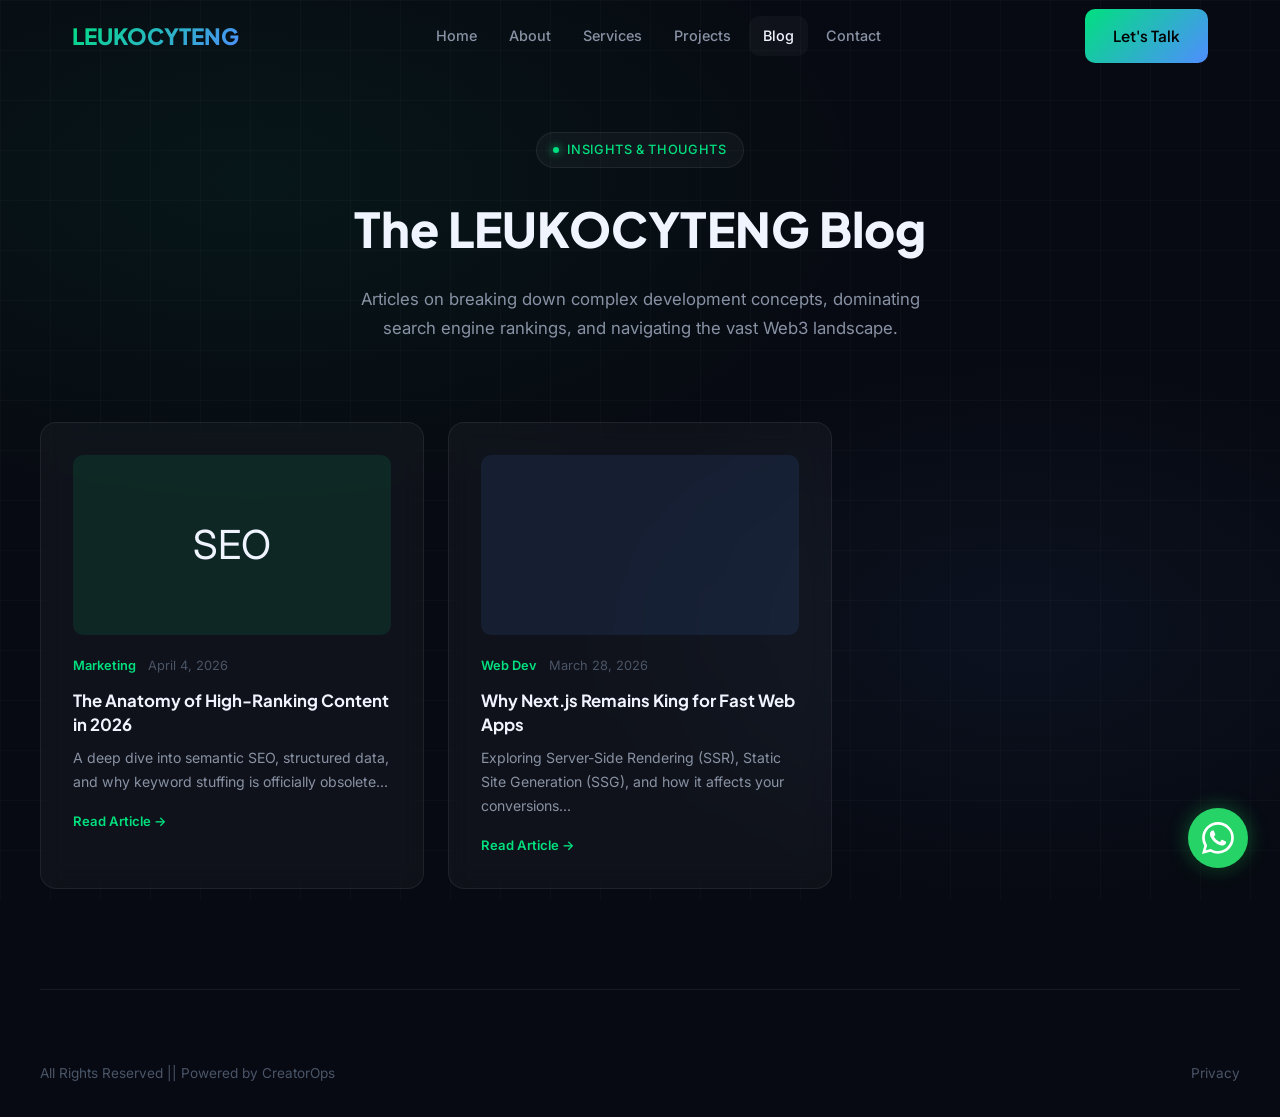
<file: blog.html>
<!DOCTYPE html>
<html lang="en">
<head>
  <meta charset="UTF-8">
  <meta name="viewport" content="width=device-width, initial-scale=1.0">
  <script async src="https://pagead2.googlesyndication.com/pagead/js/adsbygoogle.js?client=ca-pub-1230201995978927"
     crossorigin="anonymous"></script>
  <title>Blog | Digital Strategy & Web3 Insights by LEUKOCYTENG</title>
  <meta name="description" content="Insights into Blockchain, SEO secrets, and digital strategy for modern African entrepreneurs. Read the latest from Patane Joshua V. (LEUKOCYTENG).">
  <meta name="robots" content="index, follow">
  <link rel="icon" type="image/png" href="favicon.png">
  <link rel="stylesheet" href="css/style.css">
</head>
<body>
  <div class="mesh-bg"></div>
  <!-- Navigation -->
  <nav class="nav">
    <div class="container nav__inner">
      <a href="index.html" class="nav__logo">LEUKOCYTENG</a>
      <div class="nav__links">
        <a href="index.html">Home</a>
        <a href="about.html">About</a>
        <a href="services.html">Services</a>
        <a href="projects.html">Projects</a>
        <a href="blog.html" class="active">Blog</a>
        <a href="contact.html">Contact</a>
      </div>
      <a href="contact.html" class="btn btn-primary nav__cta">Let's Talk</a>
      <button class="nav__toggle" id="navToggle"><span></span><span></span><span></span></button>
    </div>
  </nav>
  <div class="nav__mobile" id="mobileNav">
    <a href="index.html">Home</a>
    <a href="about.html">About</a>
    <a href="services.html">Services</a>
    <a href="projects.html">Projects</a>
    <a href="blog.html" class="active">Blog</a>
    <a href="contact.html">Contact</a>
  </div>
  <header class="page-hero container">
    <div class="badge">Insights & Thoughts</div>
    <h1>The LEUKOCYTENG Blog</h1>
    <p>Articles on breaking down complex development concepts, dominating search engine rankings, and navigating the vast Web3 landscape.</p>
  </header>
  <section class="section container" style="padding-top: 0;">
    <!-- Dynamic Blog Container (Loaded from LocalStorage later via admin) -->
    <div class="blog-grid" id="blogContainer">
      <!-- Static Fallback Article -->
      <a href="#" class="card blog-card">
        <div class="blog-card__thumb" style="background: rgba(0,224,127,0.1);">SEO</div>
        <div class="blog-card__meta">
          <span class="blog-card__cat">Marketing</span>
          <span>April 4, 2026</span>
        </div>
        <h3>The Anatomy of High-Ranking Content in 2026</h3>
        <p>A deep dive into semantic SEO, structured data, and why keyword stuffing is officially obsolete...</p>
        <div class="blog-card__read">Read Article &rarr;</div>
      </a>
      <a href="#" class="card blog-card">
        <div class="blog-card__thumb" style="background: rgba(79,141,255,0.1);"></></div>
        <div class="blog-card__meta">
          <span class="blog-card__cat">Web Dev</span>
          <span>March 28, 2026</span>
        </div>
        <h3>Why Next.js Remains King for Fast Web Apps</h3>
        <p>Exploring Server-Side Rendering (SSR), Static Site Generation (SSG), and how it affects your conversions...</p>
        <div class="blog-card__read">Read Article &rarr;</div>
      </a>
    </div>
  </section>
  <footer class="footer container">
    <div class="footer__bottom" style="border-top: none; padding-top: 0;">
      <div class="footer__copyright">All Rights Reserved || Powered by <a href="https://creatorops.site" target="_blank" rel="noopener noreferrer" style="color: inherit;">CreatorOps</a></div>
      <div class="footer__legal">
        <a href="privacy-policy.html">Privacy</a>
      </div>
    </div>
  </footer>
  <script src="js/main.js"></script>
  <script>
    document.getElementById('year').textContent = new Date().getFullYear();
    window.addEventListener('DOMContentLoaded', async () => {
      try {
        const response = await fetch('posts.json');
        if (!response.ok) throw new Error('No posts.json found');
        const posts = await response.json();
        if(posts && posts.length > 0) {
          const container = document.getElementById('blogContainer');
          // Clear static visual fallback if dynamic posts exist
          container.innerHTML = ''; 
          posts.forEach(post => {
            const thumbHtml = post.thumbnail ? `<img src="${post.thumbnail}" style="width:100%; height:100%; object-fit:cover;">` : '<span style="font-size:2rem; line-height:80px;">📝</span>';
            container.insertAdjacentHTML('beforeend', `
              <a href="#" class="card blog-card" style="cursor: pointer;">
                <div class="blog-card__thumb" style="background: rgba(0,224,127,0.1); overflow: hidden; display:flex; align-items:center; justify-content:center;">
                   ${thumbHtml}
                </div>
                <div class="blog-card__meta">
                  <span class="blog-card__cat">${post.category || 'General'}</span>
                  <span>${post.date}</span>
                </div>
                <h3>${post.title}</h3>
                <p>${post.excerpt}</p>
                <div class="blog-card__read">Read Article &rarr;</div>
              </a>
            `);
          });
        }
      } catch(e) {
        console.warn('Could not load dynamic posts:', e);
      }
    });
  </script>

  <!-- WhatsApp Floating Button -->
  <a href="https://wa.me/2347050513753" class="whatsapp-float" target="_blank" rel="noopener noreferrer" aria-label="Contact on WhatsApp">
    <svg xmlns="http://www.w3.org/2000/svg" width="32" height="32" fill="currentColor" viewBox="0 0 16 16">
      <path d="M13.601 2.326A7.854 7.854 0 0 0 7.994 0C3.627 0 .068 3.558.064 7.926c0 1.399.366 2.76 1.057 3.965L0 16l4.204-1.102a7.933 7.933 0 0 0 3.79.965h.004c4.368 0 7.926-3.558 7.93-7.93A7.898 7.898 0 0 0 13.6 2.326zM7.994 14.521a6.573 6.573 0 0 1-3.356-.92l-.24-.144-2.494.654.666-2.433-.156-.251a6.56 6.56 0 0 1-1.007-3.505c0-3.626 2.957-6.584 6.591-6.584a6.56 6.56 0 0 1 4.66 1.931 6.557 6.557 0 0 1 1.928 4.66c-.004 3.639-2.961 6.592-6.592 6.592zm3.615-4.934c-.197-.099-1.17-.578-1.353-.646-.182-.065-.315-.099-.445.099-.133.197-.513.646-.627.775-.114.133-.232.148-.43.05-.197-.1-.836-.308-1.592-.985-.59-.525-.985-1.175-1.103-1.372-.114-.198-.011-.304.088-.403.087-.088.197-.232.296-.346.1-.114.133-.198.198-.33.065-.134.034-.248-.015-.347-.05-.099-.445-1.076-.612-1.47-.16-.389-.323-.335-.445-.34-.114-.007-.247-.007-.38-.007a.729.729 0 0 0-.529.247c-.182.198-.691.677-.691 1.654 0 .977.71 1.916.81 2.049.098.133 1.394 2.132 3.383 2.992.47.205.84.326 1.129.418.475.152.904.129 1.246.08.38-.058 1.171-.48 1.338-.943.164-.464.164-.86.114-.943-.049-.084-.182-.133-.38-.232z"/>
    </svg>
  </a>

</body>
</html>
</file>
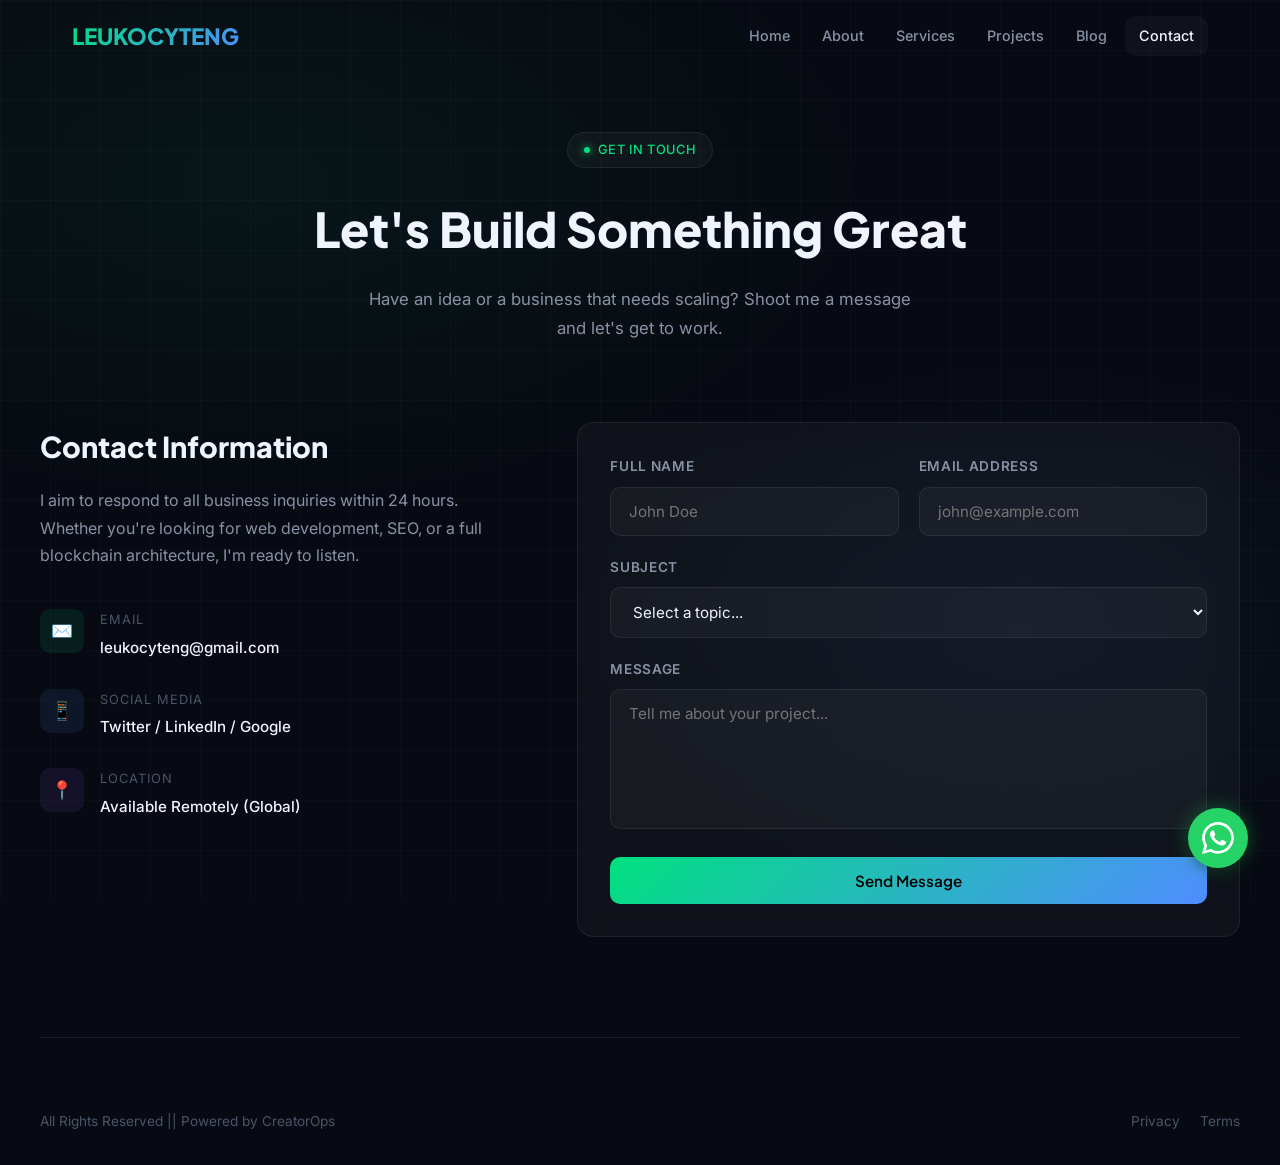
<file: contact.html>
<!DOCTYPE html>
<html lang="en">
<head>
  <meta charset="UTF-8">
  <meta name="viewport" content="width=device-width, initial-scale=1.0">
  <script async src="https://pagead2.googlesyndication.com/pagead/js/adsbygoogle.js?client=ca-pub-1230201995978927"
     crossorigin="anonymous"></script>
  <title>Contact LEUKOCYTENG | Hire the Best Blockchain & SEO Expert</title>
  <meta name="description" content="Ready to scale? Contact Patane Joshua V. for expert Blockchain development and SEO services. Based in Nigeria, serving global clients.">
  <meta name="robots" content="index, follow">
  <link rel="icon" type="image/png" href="favicon.png">
  <link rel="stylesheet" href="css/style.css">
</head>
<body>
  <div class="mesh-bg"></div>
  <!-- Navigation -->
  <nav class="nav">
    <div class="container nav__inner">
      <a href="index.html" class="nav__logo">LEUKOCYTENG</a>
      <div class="nav__links">
        <a href="index.html">Home</a>
        <a href="about.html">About</a>
        <a href="services.html">Services</a>
        <a href="projects.html">Projects</a>
        <a href="blog.html">Blog</a>
        <a href="contact.html" class="active">Contact</a>
      </div>
      <button class="nav__toggle" id="navToggle"><span></span><span></span><span></span></button>
    </div>
  </nav>
  <div class="nav__mobile" id="mobileNav">
    <a href="index.html">Home</a>
    <a href="about.html">About</a>
    <a href="services.html">Services</a>
    <a href="projects.html">Projects</a>
    <a href="blog.html">Blog</a>
    <a href="contact.html" class="active">Contact</a>
  </div>
  <header class="page-hero container">
    <div class="badge">Get In Touch</div>
    <h1>Let's Build Something Great</h1>
    <p>Have an idea or a business that needs scaling? Shoot me a message and let's get to work.</p>
  </header>
  <section class="section container" style="padding-top: 0;">
    <div class="contact-grid">
      <div class="contact-info">
        <h2>Contact Information</h2>
        <p>I aim to respond to all business inquiries within 24 hours. Whether you're looking for web development, SEO, or a full blockchain architecture, I'm ready to listen.</p>
        <div class="contact-item">
          <div class="contact-item__icon" style="background: rgba(0,224,127,0.1); color: var(--green);">✉️</div>
          <div>
            <div class="contact-item__label">Email</div>
            <div class="contact-item__value">leukocyteng@gmail.com</div>
          </div>
        </div>
        <div class="contact-item">
          <div class="contact-item__icon" style="background: rgba(79,141,255,0.1); color: var(--blue);">📱</div>
          <div>
            <div class="contact-item__label">Social Media</div>
            <div class="contact-item__value">
              <a href="#" style="color:var(--text-primary);">Twitter</a> / 
              <a href="#" style="color:var(--text-primary);">LinkedIn</a> / 
              <a href="https://share.google/2Kr7sNPR0NeVUEUew" target="_blank" style="color:var(--text-primary);">Google</a>
            </div>
          </div>
        </div>
        <div class="contact-item">
          <div class="contact-item__icon" style="background: rgba(139,92,246,0.1); color: var(--purple);">📍</div>
          <div>
            <div class="contact-item__label">Location</div>
            <div class="contact-item__value">Available Remotely (Global)</div>
          </div>
        </div>
      </div>
      <div class="card">
        <form class="contact-form" id="contactForm">
          <div class="form-row">
            <div class="form-group">
              <label for="name">Full Name</label>
              <input type="text" id="name" required placeholder="John Doe">
            </div>
            <div class="form-group">
              <label for="email">Email Address</label>
              <input type="email" id="email" required placeholder="john@example.com">
            </div>
          </div>
          <div class="form-group">
            <label for="subject">Subject</label>
            <select id="subject" required>
              <option value="">Select a topic...</option>
              <option value="web">Web Development</option>
              <option value="seo">SEO & Marketing</option>
              <option value="blockchain">Blockchain / Web3</option>
              <option value="other">Other Inquiry</option>
            </select>
          </div>
          <div class="form-group">
            <label for="message">Message</label>
            <textarea id="message" required placeholder="Tell me about your project..."></textarea>
          </div>
          <button type="submit" class="btn btn-primary" style="width: 100%; justify-content: center;">Send Message</button>
        </form>
      </div>
    </div>
  </section>
  <footer class="footer container">
    <div class="footer__bottom" style="border-top: none; padding-top: 0;">
      <div class="footer__copyright">All Rights Reserved || Powered by <a href="https://creatorops.site" target="_blank" rel="noopener noreferrer" style="color: inherit;">CreatorOps</a></div>
      <div class="footer__legal">
        <a href="privacy-policy.html">Privacy</a>
        <a href="terms.html">Terms</a>
      </div>
    </div>
  </footer>
  <script src="js/main.js"></script>
  <script>document.getElementById('year').textContent = new Date().getFullYear();</script>

  <!-- WhatsApp Floating Button -->
  <a href="https://wa.me/2347050513753" class="whatsapp-float" target="_blank" rel="noopener noreferrer" aria-label="Contact on WhatsApp">
    <svg xmlns="http://www.w3.org/2000/svg" width="32" height="32" fill="currentColor" viewBox="0 0 16 16">
      <path d="M13.601 2.326A7.854 7.854 0 0 0 7.994 0C3.627 0 .068 3.558.064 7.926c0 1.399.366 2.76 1.057 3.965L0 16l4.204-1.102a7.933 7.933 0 0 0 3.79.965h.004c4.368 0 7.926-3.558 7.93-7.93A7.898 7.898 0 0 0 13.6 2.326zM7.994 14.521a6.573 6.573 0 0 1-3.356-.92l-.24-.144-2.494.654.666-2.433-.156-.251a6.56 6.56 0 0 1-1.007-3.505c0-3.626 2.957-6.584 6.591-6.584a6.56 6.56 0 0 1 4.66 1.931 6.557 6.557 0 0 1 1.928 4.66c-.004 3.639-2.961 6.592-6.592 6.592zm3.615-4.934c-.197-.099-1.17-.578-1.353-.646-.182-.065-.315-.099-.445.099-.133.197-.513.646-.627.775-.114.133-.232.148-.43.05-.197-.1-.836-.308-1.592-.985-.59-.525-.985-1.175-1.103-1.372-.114-.198-.011-.304.088-.403.087-.088.197-.232.296-.346.1-.114.133-.198.198-.33.065-.134.034-.248-.015-.347-.05-.099-.445-1.076-.612-1.47-.16-.389-.323-.335-.445-.34-.114-.007-.247-.007-.38-.007a.729.729 0 0 0-.529.247c-.182.198-.691.677-.691 1.654 0 .977.71 1.916.81 2.049.098.133 1.394 2.132 3.383 2.992.47.205.84.326 1.129.418.475.152.904.129 1.246.08.38-.058 1.171-.48 1.338-.943.164-.464.164-.86.114-.943-.049-.084-.182-.133-.38-.232z"/>
    </svg>
  </a>

</body>
</html>
</file>
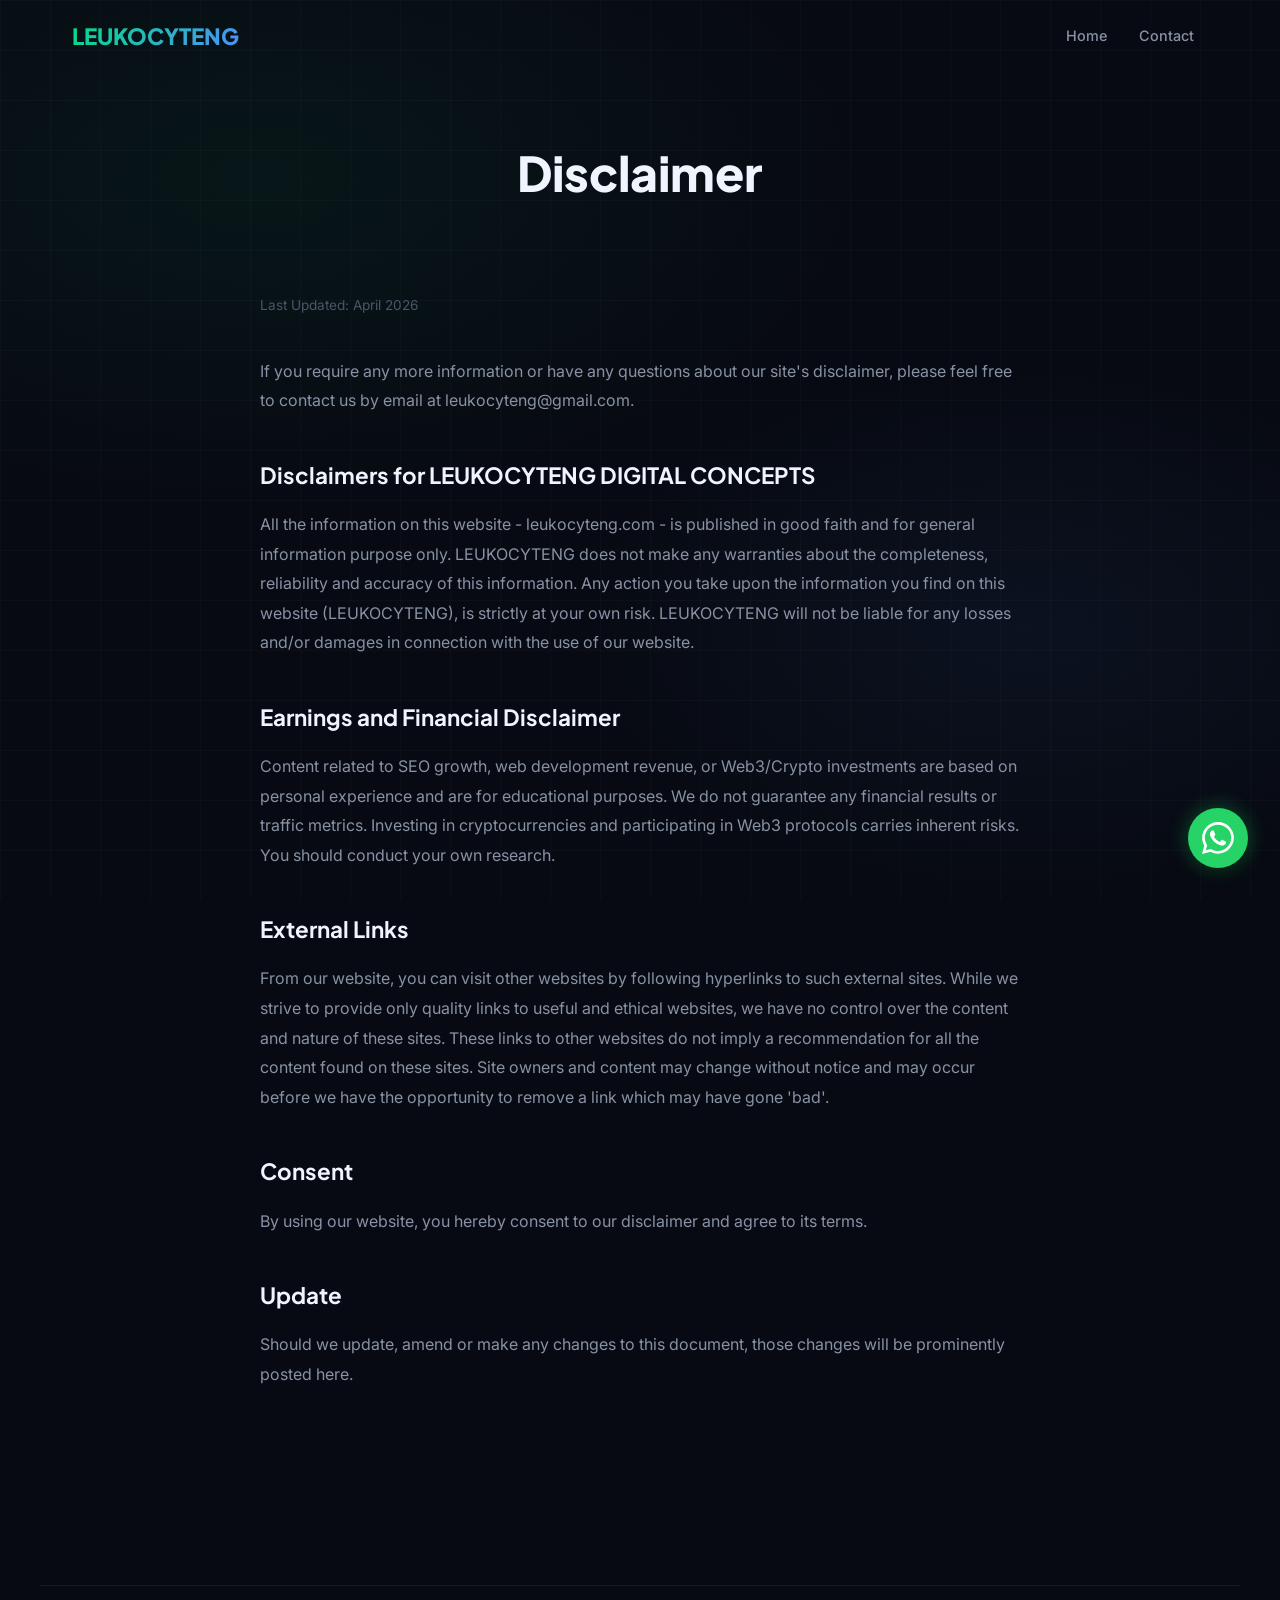
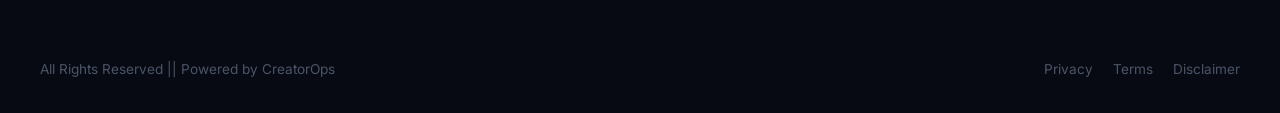
<file: disclaimer.html>
<!DOCTYPE html>
<html lang="en">
<head>
  <meta charset="UTF-8">
  <meta name="viewport" content="width=device-width, initial-scale=1.0">
  <script async src="https://pagead2.googlesyndication.com/pagead/js/adsbygoogle.js?client=ca-pub-1230201995978927"
     crossorigin="anonymous"></script>
  <title>Disclaimer | LEUKOCYTENG</title>
  <meta name="description" content="Disclaimer for LEUKOCYTENG.">
  <meta name="robots" content="noindex, follow">
  <link rel="icon" type="image/png" href="favicon.png">
  <link rel="stylesheet" href="css/style.css">
</head>
<body>
  <div class="mesh-bg"></div>
  <nav class="nav">
    <div class="container nav__inner">
      <a href="index.html" class="nav__logo">LEUKOCYTENG</a>
      <div class="nav__links">
        <a href="index.html">Home</a>
        <a href="contact.html">Contact</a>
      </div>
      <button class="nav__toggle" id="navToggle"><span></span><span></span><span></span></button>
    </div>
  </nav>
  <div class="nav__mobile" id="mobileNav">
    <a href="index.html">Home</a>
    <a href="contact.html">Contact</a>
  </div>
  <header class="page-hero container" style="padding-bottom: 40px;">
    <h1>Disclaimer</h1>
  </header>
  <section class="section container" style="padding-top: 0;">
    <div class="legal-content">
      <div class="legal-last-updated">Last Updated: April 2026</div>
      <p>If you require any more information or have any questions about our site's disclaimer, please feel free to contact us by email at leukocyteng@gmail.com.</p>
      <h2>Disclaimers for LEUKOCYTENG DIGITAL CONCEPTS</h2>
      <p>All the information on this website - leukocyteng.com - is published in good faith and for general information purpose only. LEUKOCYTENG does not make any warranties about the completeness, reliability and accuracy of this information. Any action you take upon the information you find on this website (LEUKOCYTENG), is strictly at your own risk. LEUKOCYTENG will not be liable for any losses and/or damages in connection with the use of our website.</p>
      <h2>Earnings and Financial Disclaimer</h2>
      <p>Content related to SEO growth, web development revenue, or Web3/Crypto investments are based on personal experience and are for educational purposes. We do not guarantee any financial results or traffic metrics. Investing in cryptocurrencies and participating in Web3 protocols carries inherent risks. You should conduct your own research.</p>
      <h2>External Links</h2>
      <p>From our website, you can visit other websites by following hyperlinks to such external sites. While we strive to provide only quality links to useful and ethical websites, we have no control over the content and nature of these sites. These links to other websites do not imply a recommendation for all the content found on these sites. Site owners and content may change without notice and may occur before we have the opportunity to remove a link which may have gone 'bad'.</p>
      <h2>Consent</h2>
      <p>By using our website, you hereby consent to our disclaimer and agree to its terms.</p>
      <h2>Update</h2>
      <p>Should we update, amend or make any changes to this document, those changes will be prominently posted here.</p>
    </div>
  </section>
  <footer class="footer container">
    <div class="footer__bottom" style="border-top: none; padding-top: 0;">
      <div class="footer__copyright">All Rights Reserved || Powered by <a href="https://creatorops.site" target="_blank" rel="noopener noreferrer" style="color: inherit;">CreatorOps</a></div>
      <div class="footer__legal">
        <a href="privacy-policy.html">Privacy</a>
        <a href="terms.html">Terms</a>
        <a href="disclaimer.html">Disclaimer</a>
      </div>
    </div>
  </footer>
  <script src="js/main.js"></script>
  <script>document.getElementById('year').textContent = new Date().getFullYear();</script>

  <!-- WhatsApp Floating Button -->
  <a href="https://wa.me/2347050513753" class="whatsapp-float" target="_blank" rel="noopener noreferrer" aria-label="Contact on WhatsApp">
    <svg xmlns="http://www.w3.org/2000/svg" width="32" height="32" fill="currentColor" viewBox="0 0 16 16">
      <path d="M13.601 2.326A7.854 7.854 0 0 0 7.994 0C3.627 0 .068 3.558.064 7.926c0 1.399.366 2.76 1.057 3.965L0 16l4.204-1.102a7.933 7.933 0 0 0 3.79.965h.004c4.368 0 7.926-3.558 7.93-7.93A7.898 7.898 0 0 0 13.6 2.326zM7.994 14.521a6.573 6.573 0 0 1-3.356-.92l-.24-.144-2.494.654.666-2.433-.156-.251a6.56 6.56 0 0 1-1.007-3.505c0-3.626 2.957-6.584 6.591-6.584a6.56 6.56 0 0 1 4.66 1.931 6.557 6.557 0 0 1 1.928 4.66c-.004 3.639-2.961 6.592-6.592 6.592zm3.615-4.934c-.197-.099-1.17-.578-1.353-.646-.182-.065-.315-.099-.445.099-.133.197-.513.646-.627.775-.114.133-.232.148-.43.05-.197-.1-.836-.308-1.592-.985-.59-.525-.985-1.175-1.103-1.372-.114-.198-.011-.304.088-.403.087-.088.197-.232.296-.346.1-.114.133-.198.198-.33.065-.134.034-.248-.015-.347-.05-.099-.445-1.076-.612-1.47-.16-.389-.323-.335-.445-.34-.114-.007-.247-.007-.38-.007a.729.729 0 0 0-.529.247c-.182.198-.691.677-.691 1.654 0 .977.71 1.916.81 2.049.098.133 1.394 2.132 3.383 2.992.47.205.84.326 1.129.418.475.152.904.129 1.246.08.38-.058 1.171-.48 1.338-.943.164-.464.164-.86.114-.943-.049-.084-.182-.133-.38-.232z"/>
    </svg>
  </a>

</body>
</html>
</file>
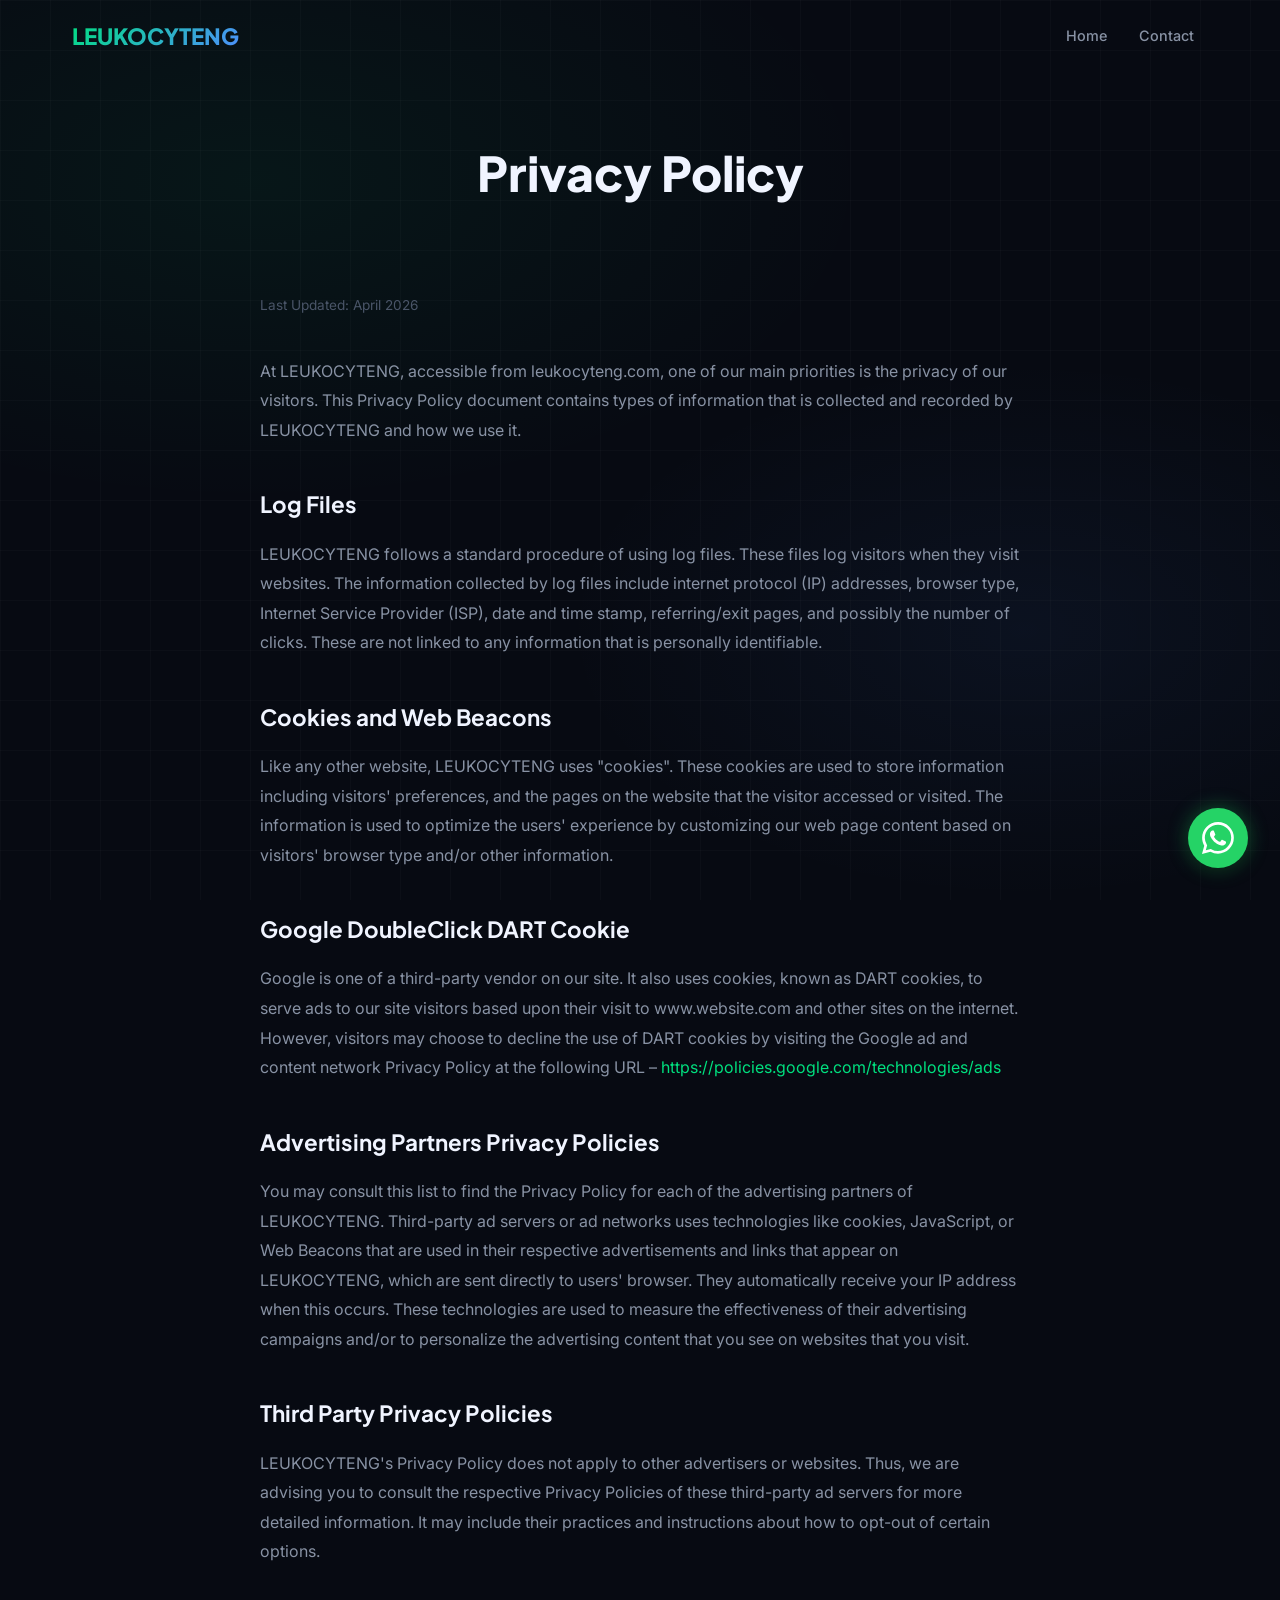
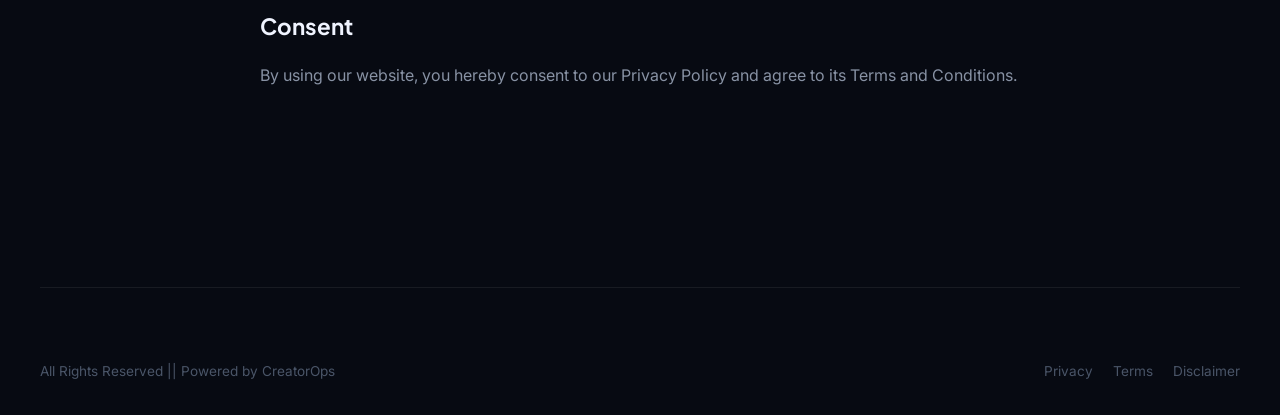
<file: privacy-policy.html>
<!DOCTYPE html>
<html lang="en">
<head>
  <meta charset="UTF-8">
  <meta name="viewport" content="width=device-width, initial-scale=1.0">
  <script async src="https://pagead2.googlesyndication.com/pagead/js/adsbygoogle.js?client=ca-pub-1230201995978927"
     crossorigin="anonymous"></script>
  <title>Privacy Policy | LEUKOCYTENG</title>
  <meta name="description" content="Privacy Policy for LEUKOCYTENG portfolio and blog.">
  <meta name="robots" content="noindex, follow">
  <link rel="icon" type="image/png" href="favicon.png">
  <link rel="stylesheet" href="css/style.css">
</head>
<body>
  <div class="mesh-bg"></div>
  <nav class="nav">
    <div class="container nav__inner">
      <a href="index.html" class="nav__logo">LEUKOCYTENG</a>
      <div class="nav__links">
        <a href="index.html">Home</a>
        <a href="contact.html">Contact</a>
      </div>
      <button class="nav__toggle" id="navToggle"><span></span><span></span><span></span></button>
    </div>
  </nav>
  <div class="nav__mobile" id="mobileNav">
    <a href="index.html">Home</a>
    <a href="contact.html">Contact</a>
  </div>
  <header class="page-hero container" style="padding-bottom: 40px;">
    <h1>Privacy Policy</h1>
  </header>
  <section class="section container" style="padding-top: 0;">
    <div class="legal-content">
      <div class="legal-last-updated">Last Updated: April 2026</div>
      <p>At LEUKOCYTENG, accessible from leukocyteng.com, one of our main priorities is the privacy of our visitors. This Privacy Policy document contains types of information that is collected and recorded by LEUKOCYTENG and how we use it.</p>
      <h2>Log Files</h2>
      <p>LEUKOCYTENG follows a standard procedure of using log files. These files log visitors when they visit websites. The information collected by log files include internet protocol (IP) addresses, browser type, Internet Service Provider (ISP), date and time stamp, referring/exit pages, and possibly the number of clicks. These are not linked to any information that is personally identifiable.</p>
      <h2>Cookies and Web Beacons</h2>
      <p>Like any other website, LEUKOCYTENG uses "cookies". These cookies are used to store information including visitors' preferences, and the pages on the website that the visitor accessed or visited. The information is used to optimize the users' experience by customizing our web page content based on visitors' browser type and/or other information.</p>
      <h2>Google DoubleClick DART Cookie</h2>
      <p>Google is one of a third-party vendor on our site. It also uses cookies, known as DART cookies, to serve ads to our site visitors based upon their visit to www.website.com and other sites on the internet. However, visitors may choose to decline the use of DART cookies by visiting the Google ad and content network Privacy Policy at the following URL – <a href="https://policies.google.com/technologies/ads" target="_blank">https://policies.google.com/technologies/ads</a></p>
      <h2>Advertising Partners Privacy Policies</h2>
      <p>You may consult this list to find the Privacy Policy for each of the advertising partners of LEUKOCYTENG. Third-party ad servers or ad networks uses technologies like cookies, JavaScript, or Web Beacons that are used in their respective advertisements and links that appear on LEUKOCYTENG, which are sent directly to users' browser. They automatically receive your IP address when this occurs. These technologies are used to measure the effectiveness of their advertising campaigns and/or to personalize the advertising content that you see on websites that you visit.</p>
      <h2>Third Party Privacy Policies</h2>
      <p>LEUKOCYTENG's Privacy Policy does not apply to other advertisers or websites. Thus, we are advising you to consult the respective Privacy Policies of these third-party ad servers for more detailed information. It may include their practices and instructions about how to opt-out of certain options.</p>
      <h2>Consent</h2>
      <p>By using our website, you hereby consent to our Privacy Policy and agree to its Terms and Conditions.</p>
    </div>
  </section>
  <footer class="footer container">
    <div class="footer__bottom" style="border-top: none; padding-top: 0;">
      <div class="footer__copyright">All Rights Reserved || Powered by <a href="https://creatorops.site" target="_blank" rel="noopener noreferrer" style="color: inherit;">CreatorOps</a></div>
      <div class="footer__legal">
        <a href="privacy-policy.html">Privacy</a>
        <a href="terms.html">Terms</a>
        <a href="disclaimer.html">Disclaimer</a>
      </div>
    </div>
  </footer>
  <script src="js/main.js"></script>
  <script>document.getElementById('year').textContent = new Date().getFullYear();</script>

  <!-- WhatsApp Floating Button -->
  <a href="https://wa.me/2347050513753" class="whatsapp-float" target="_blank" rel="noopener noreferrer" aria-label="Contact on WhatsApp">
    <svg xmlns="http://www.w3.org/2000/svg" width="32" height="32" fill="currentColor" viewBox="0 0 16 16">
      <path d="M13.601 2.326A7.854 7.854 0 0 0 7.994 0C3.627 0 .068 3.558.064 7.926c0 1.399.366 2.76 1.057 3.965L0 16l4.204-1.102a7.933 7.933 0 0 0 3.79.965h.004c4.368 0 7.926-3.558 7.93-7.93A7.898 7.898 0 0 0 13.6 2.326zM7.994 14.521a6.573 6.573 0 0 1-3.356-.92l-.24-.144-2.494.654.666-2.433-.156-.251a6.56 6.56 0 0 1-1.007-3.505c0-3.626 2.957-6.584 6.591-6.584a6.56 6.56 0 0 1 4.66 1.931 6.557 6.557 0 0 1 1.928 4.66c-.004 3.639-2.961 6.592-6.592 6.592zm3.615-4.934c-.197-.099-1.17-.578-1.353-.646-.182-.065-.315-.099-.445.099-.133.197-.513.646-.627.775-.114.133-.232.148-.43.05-.197-.1-.836-.308-1.592-.985-.59-.525-.985-1.175-1.103-1.372-.114-.198-.011-.304.088-.403.087-.088.197-.232.296-.346.1-.114.133-.198.198-.33.065-.134.034-.248-.015-.347-.05-.099-.445-1.076-.612-1.47-.16-.389-.323-.335-.445-.34-.114-.007-.247-.007-.38-.007a.729.729 0 0 0-.529.247c-.182.198-.691.677-.691 1.654 0 .977.71 1.916.81 2.049.098.133 1.394 2.132 3.383 2.992.47.205.84.326 1.129.418.475.152.904.129 1.246.08.38-.058 1.171-.48 1.338-.943.164-.464.164-.86.114-.943-.049-.084-.182-.133-.38-.232z"/>
    </svg>
  </a>

</body>
</html>
</file>
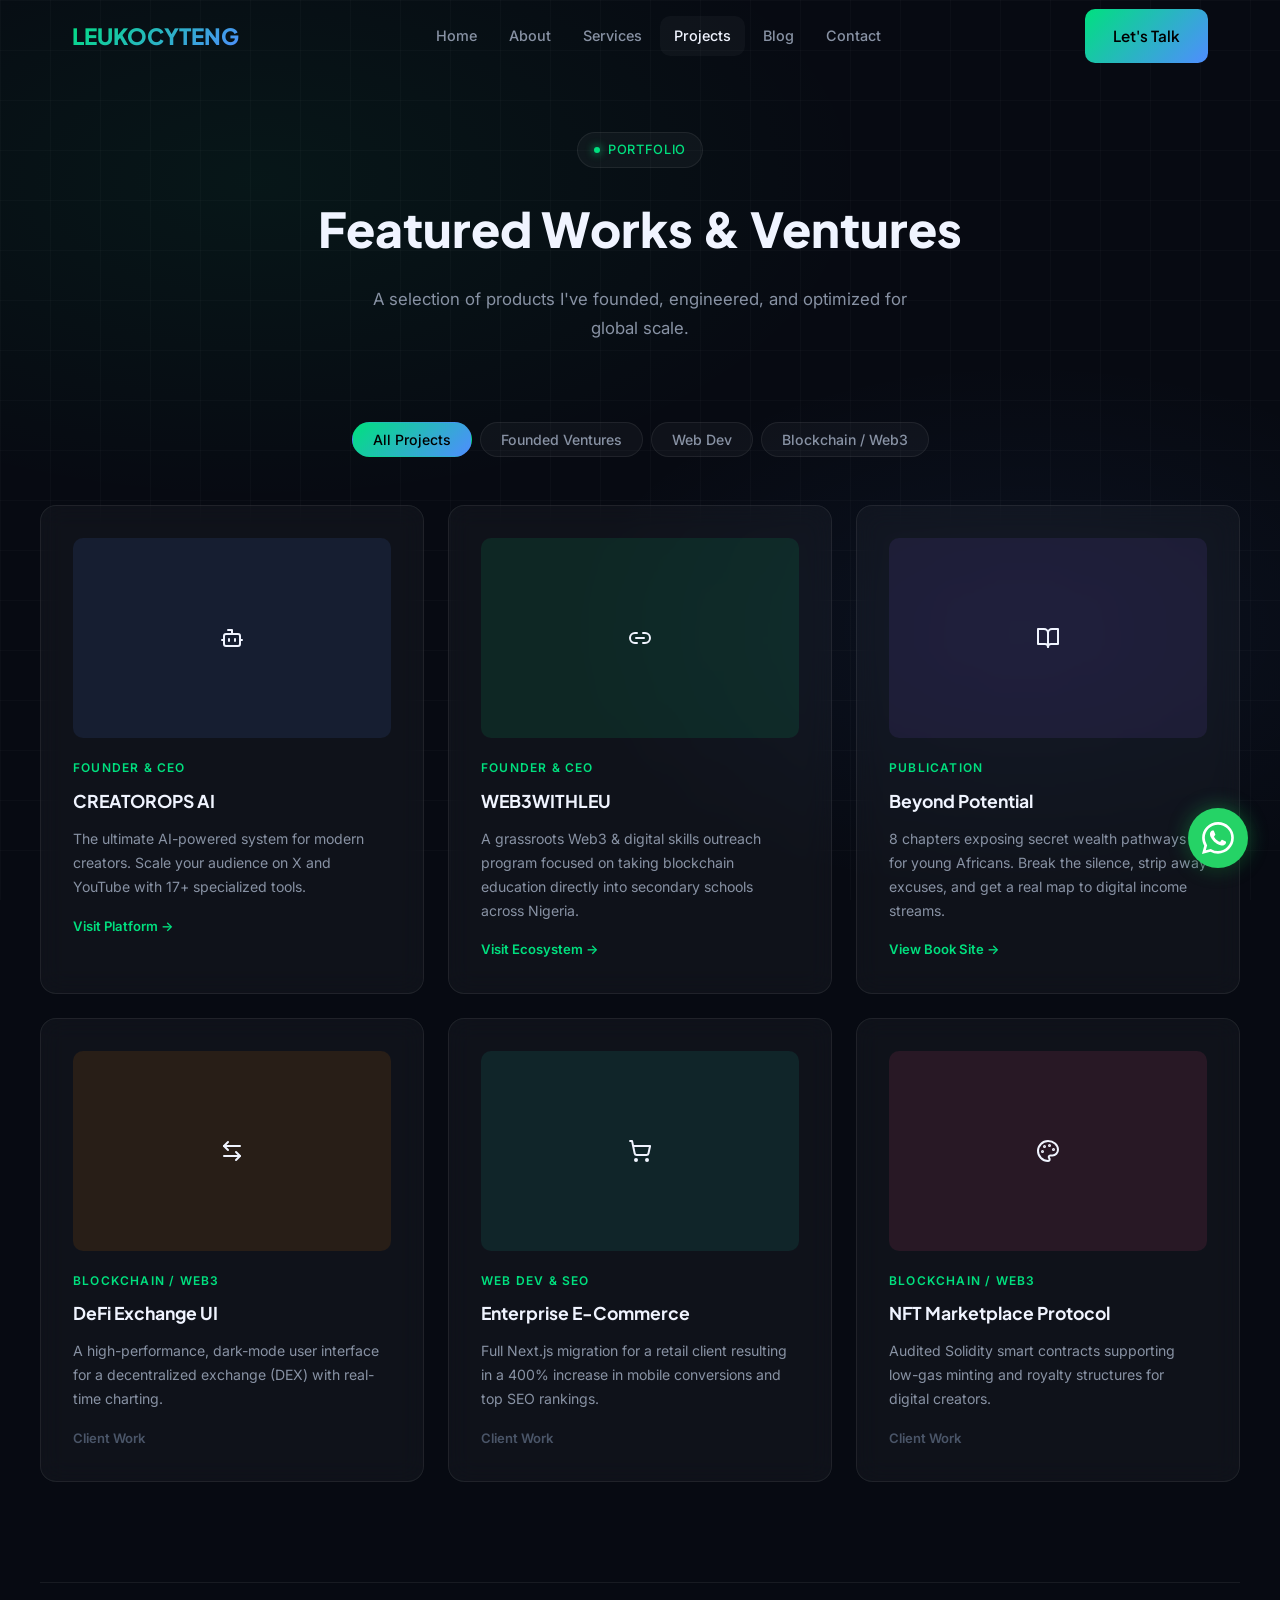
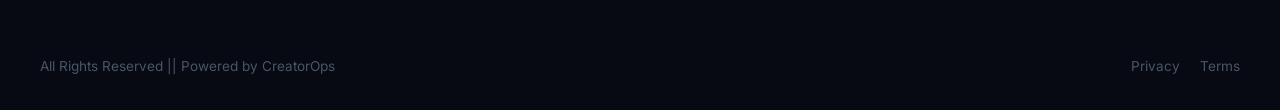
<file: projects.html>
<!DOCTYPE html>
<html lang="en">
<head>
  <meta charset="UTF-8">
  <meta name="viewport" content="width=device-width, initial-scale=1.0">
  <script async src="https://pagead2.googlesyndication.com/pagead/js/adsbygoogle.js?client=ca-pub-1230201995978927"
     crossorigin="anonymous"></script>
  <title>Portfolio & Ventures | LEUKOCYTENG Blockchain & Web3 Projects</title>
  <meta name="description" content="Explore the portfolio of Patane Joshua V., featuring CREATOROPS AI, WEB3WITHLEU, and Beyond Potential. Showcasing the best of Blockchain and Web development in Nigeria.">
  <meta name="robots" content="index, follow">
  <link rel="icon" type="image/png" href="favicon.png">
  <link rel="stylesheet" href="css/style.css">
</head>
<body>
  <div class="mesh-bg"></div>
  <!-- Navigation -->
  <nav class="nav">
    <div class="container nav__inner">
      <a href="index.html" class="nav__logo">LEUKOCYTENG</a>
      <div class="nav__links">
        <a href="index.html">Home</a>
        <a href="about.html">About</a>
        <a href="services.html">Services</a>
        <a href="projects.html" class="active">Projects</a>
        <a href="blog.html">Blog</a>
        <a href="contact.html">Contact</a>
      </div>
      <a href="contact.html" class="btn btn-primary nav__cta">Let's Talk</a>
      <button class="nav__toggle" id="navToggle"><span></span><span></span><span></span></button>
    </div>
  </nav>
  <div class="nav__mobile" id="mobileNav">
    <a href="index.html">Home</a>
    <a href="about.html">About</a>
    <a href="services.html">Services</a>
    <a href="projects.html" class="active">Projects</a>
    <a href="blog.html">Blog</a>
    <a href="contact.html">Contact</a>
  </div>
  <header class="page-hero container">
    <div class="badge">Portfolio</div>
    <h1>Featured Works & Ventures</h1>
    <p>A selection of products I've founded, engineered, and optimized for global scale.</p>
  </header>
  <section class="section container" style="padding-top: 0;">
    <div class="projects-filter">
      <button class="filter-btn active" data-filter="all">All Projects</button>
      <button class="filter-btn" data-filter="founder">Founded Ventures</button>
      <button class="filter-btn" data-filter="web">Web Dev</button>
      <button class="filter-btn" data-filter="web3">Blockchain / Web3</button>
    </div>
    <div class="projects-grid">
      <!-- CreatorOps AI -->
      <div class="card project-card" data-category="founder">
        <div class="project-card__thumb" style="background: rgba(79,141,255,0.1);"><svg xmlns="http://www.w3.org/2000/svg" width="24" height="24" viewBox="0 0 24 24" fill="none" stroke="currentColor" stroke-width="2" stroke-linecap="round" stroke-linejoin="round"><path d="M12 8V4H8"/><rect width="16" height="12" x="4" y="8" rx="2"/><path d="M2 14h2"/><path d="M20 14h2"/><path d="M15 13v2"/><path d="M9 13v2"/></svg></div>
        <div class="project-card__category">Founder & CEO</div>
        <h3>CREATOROPS AI</h3>
        <p>The ultimate AI-powered system for modern creators. Scale your audience on X and YouTube with 17+ specialized tools.</p>
        <div class="project-card__links">
          <a href="https://creatorops.site" target="_blank" class="project-card__link">Visit Platform &rarr;</a>
        </div>
      </div>
      <!-- Web3WithLeu -->
      <div class="card project-card" data-category="founder">
        <div class="project-card__thumb" style="background: rgba(0,224,127,0.1);"><svg xmlns="http://www.w3.org/2000/svg" width="24" height="24" viewBox="0 0 24 24" fill="none" stroke="currentColor" stroke-width="2" stroke-linecap="round" stroke-linejoin="round"><path d="M9 17H7A5 5 0 0 1 7 7h2"/><path d="M15 7h2a5 5 0 1 1 0 10h-2"/><line x1="8" x2="16" y1="12" y2="12"/></svg></div>
        <div class="project-card__category">Founder & CEO</div>
        <h3>WEB3WITHLEU</h3>
        <p>A grassroots Web3 & digital skills outreach program focused on taking blockchain education directly into secondary schools across Nigeria.</p>
        <div class="project-card__links">
          <a href="https://web3withleu.netlify.app/" target="_blank" class="project-card__link">Visit Ecosystem &rarr;</a>
        </div>
      </div>
      <!-- Beyond Potential -->
      <div class="card project-card" data-category="web">
        <div class="project-card__thumb" style="background: rgba(139,92,246,0.1);"><svg xmlns="http://www.w3.org/2000/svg" width="24" height="24" viewBox="0 0 24 24" fill="none" stroke="currentColor" stroke-width="2" stroke-linecap="round" stroke-linejoin="round"><path d="M2 3h6a4 4 0 0 1 4 4v14a3 3 0 0 0-3-3H2z"/><path d="M22 3h-6a4 4 0 0 0-4 4v14a3 3 0 0 1 3-3h7z"/></svg></div>
        <div class="project-card__category">Publication</div>
        <h3>Beyond Potential</h3>
        <p>8 chapters exposing secret wealth pathways for young Africans. Break the silence, strip away excuses, and get a real map to digital income streams.</p>
        <div class="project-card__links">
          <a href="https://beyondpotential.vercel.app/" target="_blank" class="project-card__link">View Book Site &rarr;</a>
        </div>
      </div>
      <!-- DeFi Exchange UI -->
      <div class="card project-card" data-category="web3">
        <div class="project-card__thumb" style="background: rgba(255,140,0,0.1);"><svg xmlns="http://www.w3.org/2000/svg" width="24" height="24" viewBox="0 0 24 24" fill="none" stroke="currentColor" stroke-width="2" stroke-linecap="round" stroke-linejoin="round"><path d="M8 3 4 7l4 4"/><path d="M4 7h16"/><path d="M16 21l4-4-4-4"/><path d="M20 17H4"/></svg></div>
        <div class="project-card__category">Blockchain / Web3</div>
        <h3>DeFi Exchange UI</h3>
        <p>A high-performance, dark-mode user interface for a decentralized exchange (DEX) with real-time charting.</p>
        <div class="project-card__links"><span class="project-card__link" style="color: var(--text-muted); cursor: default;">Client Work</span></div>
      </div>
      <!-- E-Commerce Migration -->
      <div class="card project-card" data-category="web">
        <div class="project-card__thumb" style="background: rgba(20,200,180,0.1);"><svg xmlns="http://www.w3.org/2000/svg" width="24" height="24" viewBox="0 0 24 24" fill="none" stroke="currentColor" stroke-width="2" stroke-linecap="round" stroke-linejoin="round"><circle cx="8" cy="21" r="1"/><circle cx="19" cy="21" r="1"/><path d="M2.05 2.05h2l2.66 12.42a2 2 0 0 0 2 1.58h9.78a2 2 0 0 0 1.95-1.57l1.65-7.43H5.12"/></svg></div>
        <div class="project-card__category">Web Dev & SEO</div>
        <h3>Enterprise E-Commerce</h3>
        <p>Full Next.js migration for a retail client resulting in a 400% increase in mobile conversions and top SEO rankings.</p>
        <div class="project-card__links"><span class="project-card__link" style="color: var(--text-muted); cursor: default;">Client Work</span></div>
      </div>
      <!-- NFT Marketplace Smart Contract -->
      <div class="card project-card" data-category="web3">
        <div class="project-card__thumb" style="background: rgba(255,79,140,0.1);"><svg xmlns="http://www.w3.org/2000/svg" width="24" height="24" viewBox="0 0 24 24" fill="none" stroke="currentColor" stroke-width="2" stroke-linecap="round" stroke-linejoin="round"><circle cx="13.5" cy="6.5" r=".5" fill="currentColor"/><circle cx="17.5" cy="10.5" r=".5" fill="currentColor"/><circle cx="8.5" cy="7.5" r=".5" fill="currentColor"/><circle cx="6.5" cy="12.5" r=".5" fill="currentColor"/><path d="M12 2C6.5 2 2 6.5 2 12s4.5 10 10 10c.926 0 1.648-.746 1.648-1.688 0-.437-.18-.835-.437-1.125-.29-.289-.438-.652-.438-1.125a1.64 1.64 0 0 1 1.668-1.668h1.996c3.051 0 5.555-2.503 5.555-5.554C21.965 6.012 17.461 2 12 2z"/></svg></div>
        <div class="project-card__category">Blockchain / Web3</div>
        <h3>NFT Marketplace Protocol</h3>
        <p>Audited Solidity smart contracts supporting low-gas minting and royalty structures for digital creators.</p>
        <div class="project-card__links"><span class="project-card__link" style="color: var(--text-muted); cursor: default;">Client Work</span></div>
      </div>
    </div>
  </section>
  <footer class="footer container">
    <div class="footer__bottom" style="border-top: none; padding-top: 0;">
      <div class="footer__copyright">All Rights Reserved || Powered by <a href="https://creatorops.site" target="_blank" rel="noopener noreferrer" style="color: inherit;">CreatorOps</a></div>
      <div class="footer__legal">
        <a href="privacy-policy.html">Privacy</a>
        <a href="terms.html">Terms</a>
      </div>
    </div>
  </footer>
  <script src="js/main.js"></script>
  <script>document.getElementById('year').textContent = new Date().getFullYear();</script>

  <!-- WhatsApp Floating Button -->
  <a href="https://wa.me/2347050513753" class="whatsapp-float" target="_blank" rel="noopener noreferrer" aria-label="Contact on WhatsApp">
    <svg xmlns="http://www.w3.org/2000/svg" width="32" height="32" fill="currentColor" viewBox="0 0 16 16">
      <path d="M13.601 2.326A7.854 7.854 0 0 0 7.994 0C3.627 0 .068 3.558.064 7.926c0 1.399.366 2.76 1.057 3.965L0 16l4.204-1.102a7.933 7.933 0 0 0 3.79.965h.004c4.368 0 7.926-3.558 7.93-7.93A7.898 7.898 0 0 0 13.6 2.326zM7.994 14.521a6.573 6.573 0 0 1-3.356-.92l-.24-.144-2.494.654.666-2.433-.156-.251a6.56 6.56 0 0 1-1.007-3.505c0-3.626 2.957-6.584 6.591-6.584a6.56 6.56 0 0 1 4.66 1.931 6.557 6.557 0 0 1 1.928 4.66c-.004 3.639-2.961 6.592-6.592 6.592zm3.615-4.934c-.197-.099-1.17-.578-1.353-.646-.182-.065-.315-.099-.445.099-.133.197-.513.646-.627.775-.114.133-.232.148-.43.05-.197-.1-.836-.308-1.592-.985-.59-.525-.985-1.175-1.103-1.372-.114-.198-.011-.304.088-.403.087-.088.197-.232.296-.346.1-.114.133-.198.198-.33.065-.134.034-.248-.015-.347-.05-.099-.445-1.076-.612-1.47-.16-.389-.323-.335-.445-.34-.114-.007-.247-.007-.38-.007a.729.729 0 0 0-.529.247c-.182.198-.691.677-.691 1.654 0 .977.71 1.916.81 2.049.098.133 1.394 2.132 3.383 2.992.47.205.84.326 1.129.418.475.152.904.129 1.246.08.38-.058 1.171-.48 1.338-.943.164-.464.164-.86.114-.943-.049-.084-.182-.133-.38-.232z"/>
    </svg>
  </a>

</body>
</html>
</file>
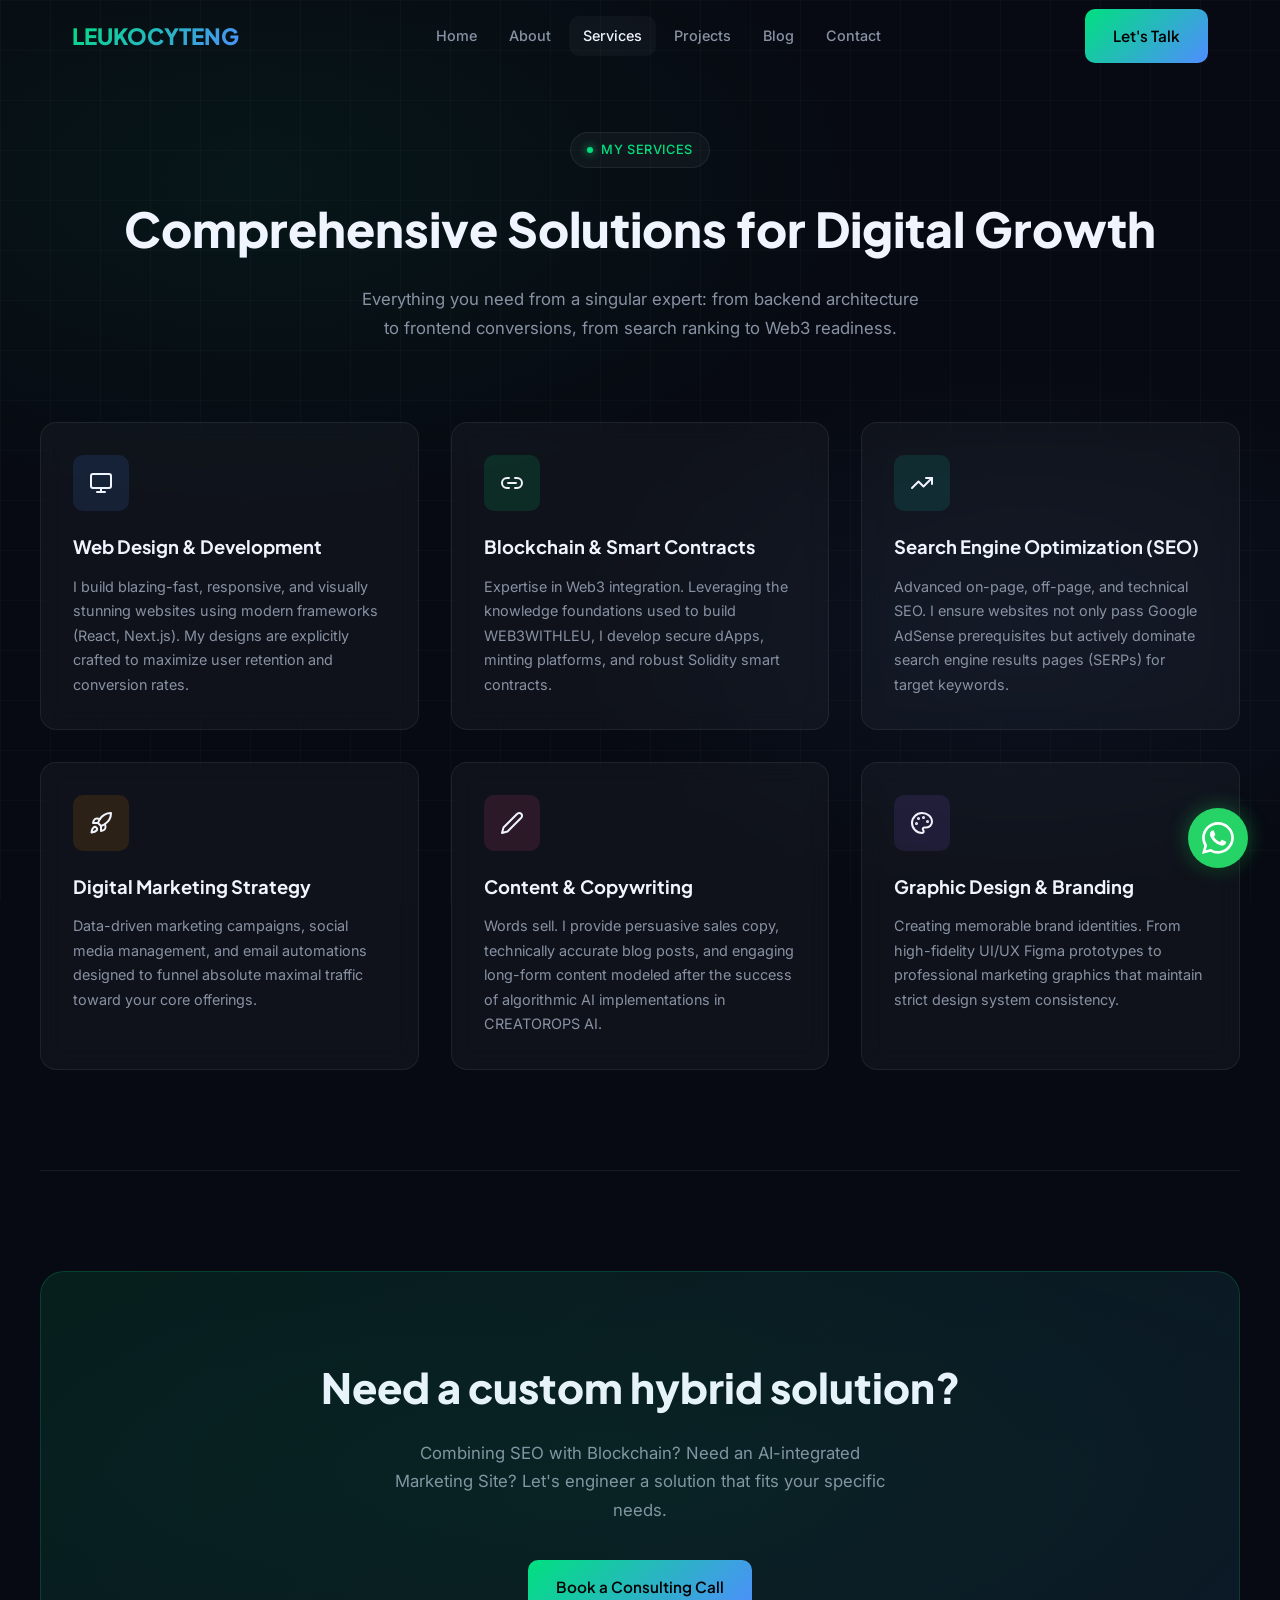
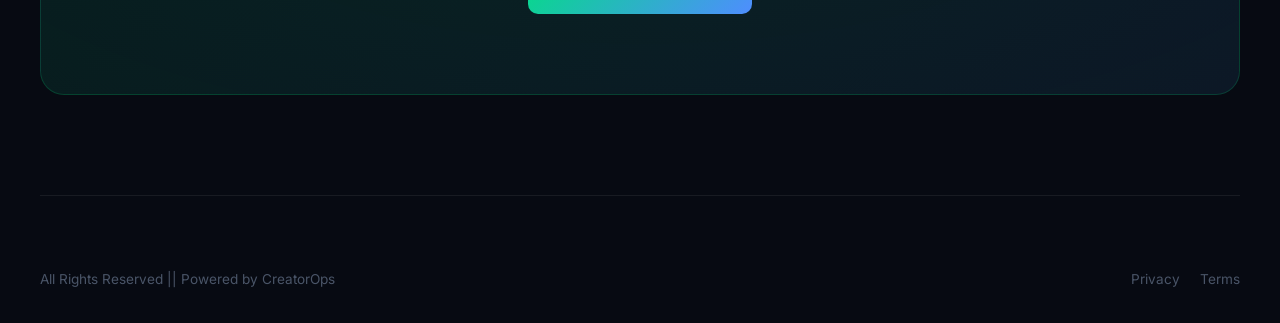
<file: services.html>
<!DOCTYPE html>
<html lang="en">
<head>
  <meta charset="UTF-8">
  <meta name="viewport" content="width=device-width, initial-scale=1.0">
  <script async src="https://pagead2.googlesyndication.com/pagead/js/adsbygoogle.js?client=ca-pub-1230201995978927"
     crossorigin="anonymous"></script>
  <title>Services | Blockchain Development, SEO & Digital Strategy</title>
  <meta name="description" content="Expert services from LEUKOCYTENG: High-end Blockchain development, Smart Contract engineering, and Technical SEO strategies to dominate search results in Nigeria and beyond.">
  <meta name="robots" content="index, follow">
  <link rel="icon" type="image/png" href="favicon.png">
  <link rel="stylesheet" href="css/style.css">
</head>
<body>
  <div class="mesh-bg"></div>
  <!-- Navigation -->
  <nav class="nav">
    <div class="container nav__inner">
      <a href="index.html" class="nav__logo">LEUKOCYTENG</a>
      <div class="nav__links">
        <a href="index.html">Home</a>
        <a href="about.html">About</a>
        <a href="services.html" class="active">Services</a>
        <a href="projects.html">Projects</a>
        <a href="blog.html">Blog</a>
        <a href="contact.html">Contact</a>
      </div>
      <a href="contact.html" class="btn btn-primary nav__cta">Let's Talk</a>
      <button class="nav__toggle" id="navToggle"><span></span><span></span><span></span></button>
    </div>
  </nav>
  <div class="nav__mobile" id="mobileNav">
    <a href="index.html">Home</a>
    <a href="about.html">About</a>
    <a href="services.html" class="active">Services</a>
    <a href="projects.html">Projects</a>
    <a href="blog.html">Blog</a>
    <a href="contact.html">Contact</a>
  </div>
  <header class="page-hero container">
    <div class="badge">My Services</div>
    <h1>Comprehensive Solutions for Digital Growth</h1>
    <p>Everything you need from a singular expert: from backend architecture to frontend conversions, from search ranking to Web3 readiness.</p>
  </header>
  <section class="section container" style="padding-top: 0;">
    <div class="services-grid" style="grid-template-columns: repeat(auto-fit, minmax(320px, 1fr)); gap: 32px;">
      <div class="card service-card">
        <div class="service-card__icon service-card__icon--blue"><svg xmlns="http://www.w3.org/2000/svg" width="24" height="24" viewBox="0 0 24 24" fill="none" stroke="currentColor" stroke-width="2" stroke-linecap="round" stroke-linejoin="round"><rect width="20" height="14" x="2" y="3" rx="2"/><line x1="8" x2="16" y1="21" y2="21"/><line x1="12" x2="12" y1="17" y2="21"/></svg></div>
        <h3>Web Design & Development</h3>
        <p>I build blazing-fast, responsive, and visually stunning websites using modern frameworks (React, Next.js). My designs are explicitly crafted to maximize user retention and conversion rates.</p>
      </div>
      <div class="card service-card">
        <div class="service-card__icon service-card__icon--green"><svg xmlns="http://www.w3.org/2000/svg" width="24" height="24" viewBox="0 0 24 24" fill="none" stroke="currentColor" stroke-width="2" stroke-linecap="round" stroke-linejoin="round"><path d="M9 17H7A5 5 0 0 1 7 7h2"/><path d="M15 7h2a5 5 0 1 1 0 10h-2"/><line x1="8" x2="16" y1="12" y2="12"/></svg></div>
        <h3>Blockchain & Smart Contracts</h3>
        <p>Expertise in Web3 integration. Leveraging the knowledge foundations used to build WEB3WITHLEU, I develop secure dApps, minting platforms, and robust Solidity smart contracts.</p>
      </div>
      <div class="card service-card">
        <div class="service-card__icon service-card__icon--teal"><svg xmlns="http://www.w3.org/2000/svg" width="24" height="24" viewBox="0 0 24 24" fill="none" stroke="currentColor" stroke-width="2" stroke-linecap="round" stroke-linejoin="round"><polyline points="22 7 13.5 15.5 8.5 10.5 2 17"/><polyline points="16 7 22 7 22 13"/></svg></div>
        <h3>Search Engine Optimization (SEO)</h3>
        <p>Advanced on-page, off-page, and technical SEO. I ensure websites not only pass Google AdSense prerequisites but actively dominate search engine results pages (SERPs) for target keywords.</p>
      </div>
      <div class="card service-card">
        <div class="service-card__icon service-card__icon--orange"><svg xmlns="http://www.w3.org/2000/svg" width="24" height="24" viewBox="0 0 24 24" fill="none" stroke="currentColor" stroke-width="2" stroke-linecap="round" stroke-linejoin="round"><path d="M4.5 16.5c-1.5 1.26-2 5-2 5s3.74-.5 5-2c.71-.84.7-2.13-.09-2.91a2.18 2.18 0 0 0-2.91-.09z"/><path d="m12 15-3-3a22 22 0 0 1 2-3.95A12.88 12.88 0 0 1 22 2c0 2.72-.78 7.5-6 11a22.35 22.35 0 0 1-4 2z"/><path d="M9 12H4s.55-3.03 2-4c1.62-1.08 5 0 5 0"/><path d="M12 15v5s3.03-.55 4-2c1.08-1.62 0-5 0-5"/></svg></div>
        <h3>Digital Marketing Strategy</h3>
        <p>Data-driven marketing campaigns, social media management, and email automations designed to funnel absolute maximal traffic toward your core offerings.</p>
      </div>
      <div class="card service-card">
        <div class="service-card__icon service-card__icon--pink"><svg xmlns="http://www.w3.org/2000/svg" width="24" height="24" viewBox="0 0 24 24" fill="none" stroke="currentColor" stroke-width="2" stroke-linecap="round" stroke-linejoin="round"><path d="M17 3a2.85 2.83 0 1 1 4 4L7.5 20.5 2 22l1.5-5.5Z"/></svg></div>
        <h3>Content & Copywriting</h3>
        <p>Words sell. I provide persuasive sales copy, technically accurate blog posts, and engaging long-form content modeled after the success of algorithmic AI implementations in CREATOROPS AI.</p>
      </div>
      <div class="card service-card">
        <div class="service-card__icon service-card__icon--purple"><svg xmlns="http://www.w3.org/2000/svg" width="24" height="24" viewBox="0 0 24 24" fill="none" stroke="currentColor" stroke-width="2" stroke-linecap="round" stroke-linejoin="round"><circle cx="13.5" cy="6.5" r=".5" fill="currentColor"/><circle cx="17.5" cy="10.5" r=".5" fill="currentColor"/><circle cx="8.5" cy="7.5" r=".5" fill="currentColor"/><circle cx="6.5" cy="12.5" r=".5" fill="currentColor"/><path d="M12 2C6.5 2 2 6.5 2 12s4.5 10 10 10c.926 0 1.648-.746 1.648-1.688 0-.437-.18-.835-.437-1.125-.29-.289-.438-.652-.438-1.125a1.64 1.64 0 0 1 1.668-1.668h1.996c3.051 0 5.555-2.503 5.555-5.554C21.965 6.012 17.461 2 12 2z"/></svg></div>
        <h3>Graphic Design & Branding</h3>
        <p>Creating memorable brand identities. From high-fidelity UI/UX Figma prototypes to professional marketing graphics that maintain strict design system consistency.</p>
      </div>
    </div>
  </section>
  <section class="section container" style="border-top: 1px solid var(--border);">
    <div class="cta-banner">
      <h2>Need a custom hybrid solution?</h2>
      <p>Combining SEO with Blockchain? Need an AI-integrated Marketing Site? Let's engineer a solution that fits your specific needs.</p>
      <a href="contact.html" class="btn btn-primary">Book a Consulting Call</a>
    </div>
  </section>
  <footer class="footer container">
    <div class="footer__bottom" style="border-top: none; padding-top: 0;">
      <div class="footer__copyright">All Rights Reserved || Powered by <a href="https://creatorops.site" target="_blank" rel="noopener noreferrer" style="color: inherit;">CreatorOps</a></div>
      <div class="footer__legal">
        <a href="privacy-policy.html">Privacy</a>
        <a href="terms.html">Terms</a>
      </div>
    </div>
  </footer>
  <script src="js/main.js"></script>
  <script>document.getElementById('year').textContent = new Date().getFullYear();</script>

  <!-- WhatsApp Floating Button -->
  <a href="https://wa.me/2347050513753" class="whatsapp-float" target="_blank" rel="noopener noreferrer" aria-label="Contact on WhatsApp">
    <svg xmlns="http://www.w3.org/2000/svg" width="32" height="32" fill="currentColor" viewBox="0 0 16 16">
      <path d="M13.601 2.326A7.854 7.854 0 0 0 7.994 0C3.627 0 .068 3.558.064 7.926c0 1.399.366 2.76 1.057 3.965L0 16l4.204-1.102a7.933 7.933 0 0 0 3.79.965h.004c4.368 0 7.926-3.558 7.93-7.93A7.898 7.898 0 0 0 13.6 2.326zM7.994 14.521a6.573 6.573 0 0 1-3.356-.92l-.24-.144-2.494.654.666-2.433-.156-.251a6.56 6.56 0 0 1-1.007-3.505c0-3.626 2.957-6.584 6.591-6.584a6.56 6.56 0 0 1 4.66 1.931 6.557 6.557 0 0 1 1.928 4.66c-.004 3.639-2.961 6.592-6.592 6.592zm3.615-4.934c-.197-.099-1.17-.578-1.353-.646-.182-.065-.315-.099-.445.099-.133.197-.513.646-.627.775-.114.133-.232.148-.43.05-.197-.1-.836-.308-1.592-.985-.59-.525-.985-1.175-1.103-1.372-.114-.198-.011-.304.088-.403.087-.088.197-.232.296-.346.1-.114.133-.198.198-.33.065-.134.034-.248-.015-.347-.05-.099-.445-1.076-.612-1.47-.16-.389-.323-.335-.445-.34-.114-.007-.247-.007-.38-.007a.729.729 0 0 0-.529.247c-.182.198-.691.677-.691 1.654 0 .977.71 1.916.81 2.049.098.133 1.394 2.132 3.383 2.992.47.205.84.326 1.129.418.475.152.904.129 1.246.08.38-.058 1.171-.48 1.338-.943.164-.464.164-.86.114-.943-.049-.084-.182-.133-.38-.232z"/>
    </svg>
  </a>

</body>
</html>
</file>
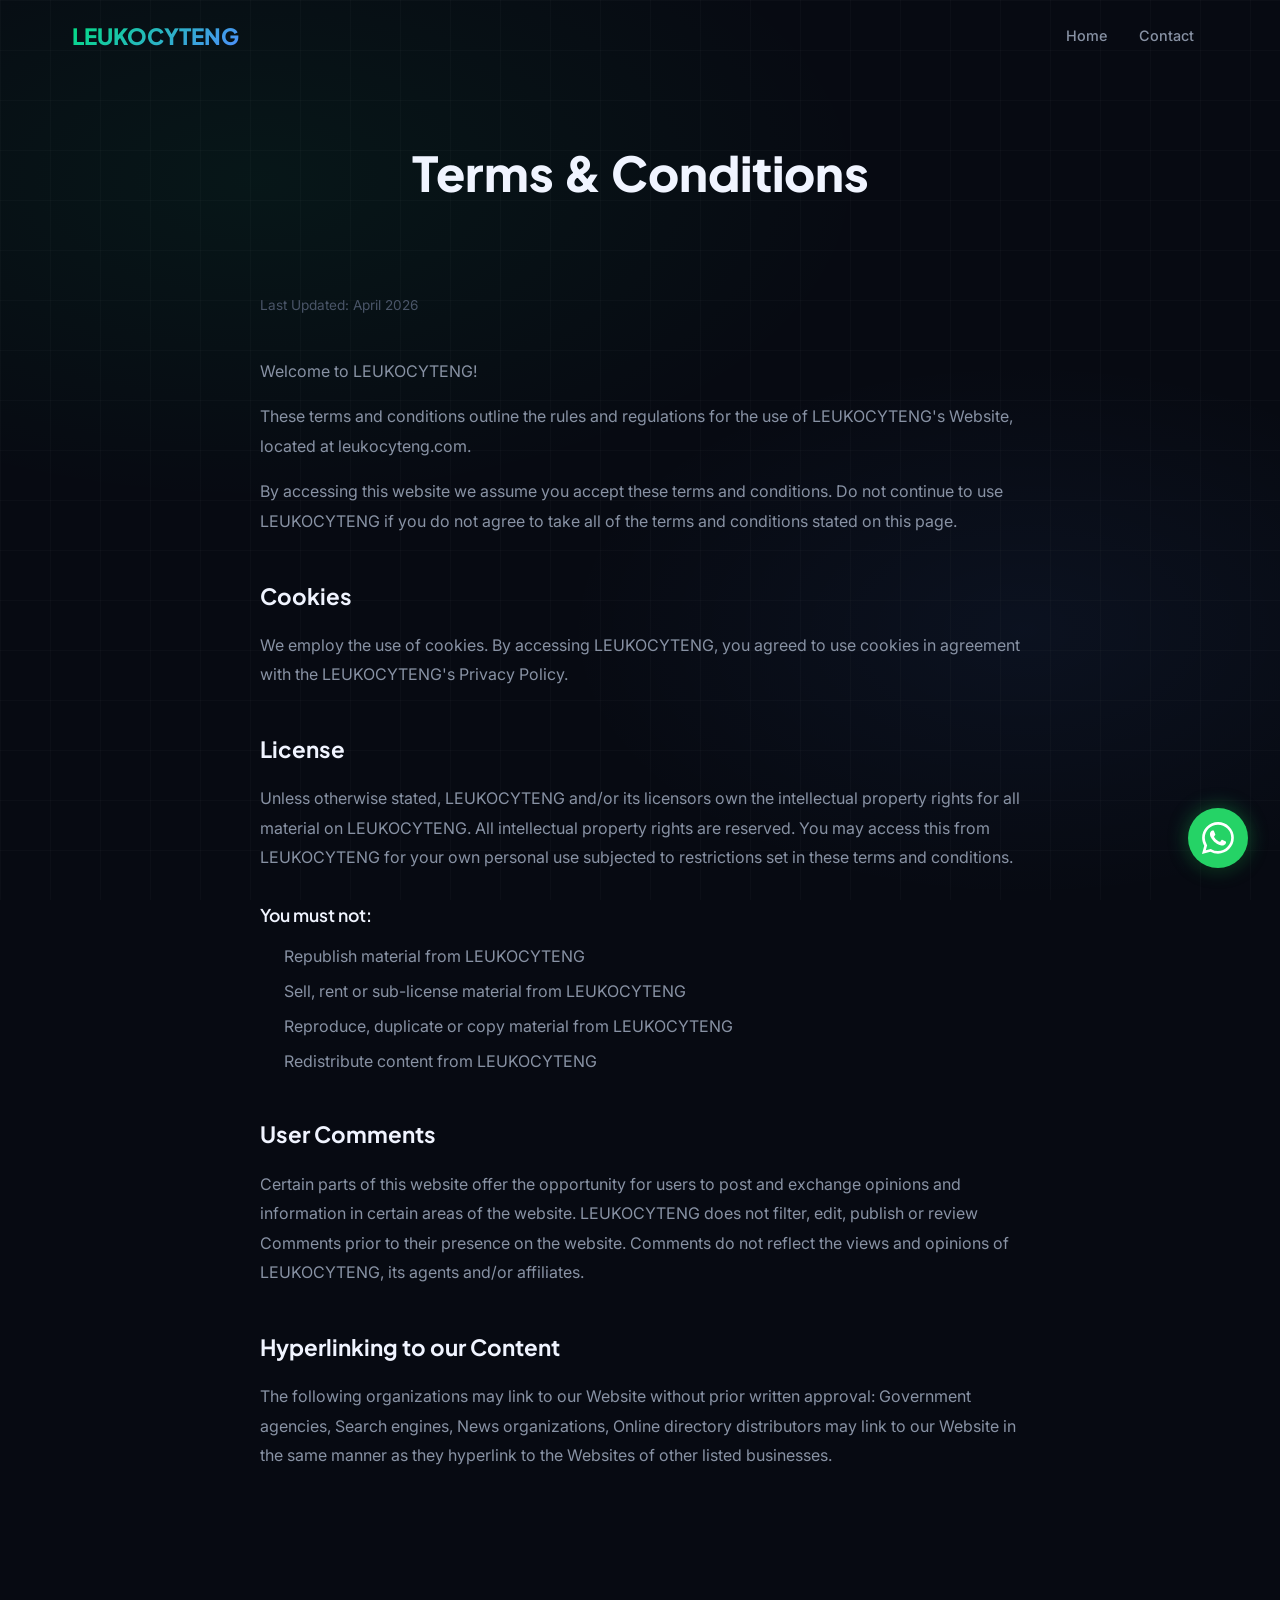
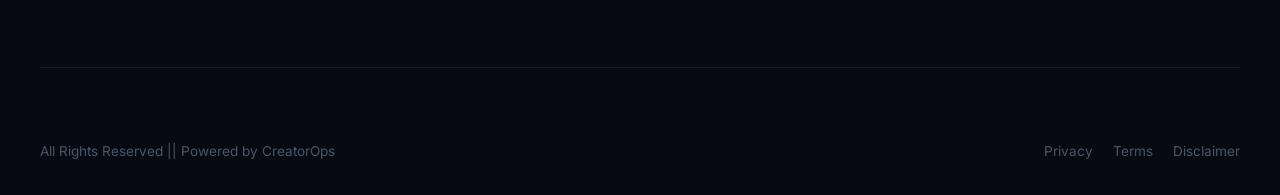
<file: terms.html>
<!DOCTYPE html>
<html lang="en">
<head>
  <meta charset="UTF-8">
  <meta name="viewport" content="width=device-width, initial-scale=1.0">
  <script async src="https://pagead2.googlesyndication.com/pagead/js/adsbygoogle.js?client=ca-pub-1230201995978927"
     crossorigin="anonymous"></script>
  <title>Terms & Conditions | LEUKOCYTENG</title>
  <meta name="description" content="Terms and Conditions for LEUKOCYTENG.">
  <meta name="robots" content="noindex, follow">
  <link rel="icon" type="image/png" href="favicon.png">
  <link rel="stylesheet" href="css/style.css">
</head>
<body>
  <div class="mesh-bg"></div>
  <nav class="nav">
    <div class="container nav__inner">
      <a href="index.html" class="nav__logo">LEUKOCYTENG</a>
      <div class="nav__links">
        <a href="index.html">Home</a>
        <a href="contact.html">Contact</a>
      </div>
      <button class="nav__toggle" id="navToggle"><span></span><span></span><span></span></button>
    </div>
  </nav>
  <div class="nav__mobile" id="mobileNav">
    <a href="index.html">Home</a>
    <a href="contact.html">Contact</a>
  </div>
  <header class="page-hero container" style="padding-bottom: 40px;">
    <h1>Terms & Conditions</h1>
  </header>
  <section class="section container" style="padding-top: 0;">
    <div class="legal-content">
      <div class="legal-last-updated">Last Updated: April 2026</div>
      <p>Welcome to LEUKOCYTENG!</p>
      <p>These terms and conditions outline the rules and regulations for the use of LEUKOCYTENG's Website, located at leukocyteng.com.</p>
      <p>By accessing this website we assume you accept these terms and conditions. Do not continue to use LEUKOCYTENG if you do not agree to take all of the terms and conditions stated on this page.</p>
      <h2>Cookies</h2>
      <p>We employ the use of cookies. By accessing LEUKOCYTENG, you agreed to use cookies in agreement with the LEUKOCYTENG's Privacy Policy.</p>
      <h2>License</h2>
      <p>Unless otherwise stated, LEUKOCYTENG and/or its licensors own the intellectual property rights for all material on LEUKOCYTENG. All intellectual property rights are reserved. You may access this from LEUKOCYTENG for your own personal use subjected to restrictions set in these terms and conditions.</p>
      <h3>You must not:</h3>
      <ul>
        <li>Republish material from LEUKOCYTENG</li>
        <li>Sell, rent or sub-license material from LEUKOCYTENG</li>
        <li>Reproduce, duplicate or copy material from LEUKOCYTENG</li>
        <li>Redistribute content from LEUKOCYTENG</li>
      </ul>
      <h2>User Comments</h2>
      <p>Certain parts of this website offer the opportunity for users to post and exchange opinions and information in certain areas of the website. LEUKOCYTENG does not filter, edit, publish or review Comments prior to their presence on the website. Comments do not reflect the views and opinions of LEUKOCYTENG, its agents and/or affiliates.</p>
      <h2>Hyperlinking to our Content</h2>
      <p>The following organizations may link to our Website without prior written approval: Government agencies, Search engines, News organizations, Online directory distributors may link to our Website in the same manner as they hyperlink to the Websites of other listed businesses.</p>
    </div>
  </section>
  <footer class="footer container">
    <div class="footer__bottom" style="border-top: none; padding-top: 0;">
      <div class="footer__copyright">All Rights Reserved || Powered by <a href="https://creatorops.site" target="_blank" rel="noopener noreferrer" style="color: inherit;">CreatorOps</a></div>
      <div class="footer__legal">
        <a href="privacy-policy.html">Privacy</a>
        <a href="terms.html">Terms</a>
        <a href="disclaimer.html">Disclaimer</a>
      </div>
    </div>
  </footer>
  <script src="js/main.js"></script>
  <script>document.getElementById('year').textContent = new Date().getFullYear();</script>

  <!-- WhatsApp Floating Button -->
  <a href="https://wa.me/2347050513753" class="whatsapp-float" target="_blank" rel="noopener noreferrer" aria-label="Contact on WhatsApp">
    <svg xmlns="http://www.w3.org/2000/svg" width="32" height="32" fill="currentColor" viewBox="0 0 16 16">
      <path d="M13.601 2.326A7.854 7.854 0 0 0 7.994 0C3.627 0 .068 3.558.064 7.926c0 1.399.366 2.76 1.057 3.965L0 16l4.204-1.102a7.933 7.933 0 0 0 3.79.965h.004c4.368 0 7.926-3.558 7.93-7.93A7.898 7.898 0 0 0 13.6 2.326zM7.994 14.521a6.573 6.573 0 0 1-3.356-.92l-.24-.144-2.494.654.666-2.433-.156-.251a6.56 6.56 0 0 1-1.007-3.505c0-3.626 2.957-6.584 6.591-6.584a6.56 6.56 0 0 1 4.66 1.931 6.557 6.557 0 0 1 1.928 4.66c-.004 3.639-2.961 6.592-6.592 6.592zm3.615-4.934c-.197-.099-1.17-.578-1.353-.646-.182-.065-.315-.099-.445.099-.133.197-.513.646-.627.775-.114.133-.232.148-.43.05-.197-.1-.836-.308-1.592-.985-.59-.525-.985-1.175-1.103-1.372-.114-.198-.011-.304.088-.403.087-.088.197-.232.296-.346.1-.114.133-.198.198-.33.065-.134.034-.248-.015-.347-.05-.099-.445-1.076-.612-1.47-.16-.389-.323-.335-.445-.34-.114-.007-.247-.007-.38-.007a.729.729 0 0 0-.529.247c-.182.198-.691.677-.691 1.654 0 .977.71 1.916.81 2.049.098.133 1.394 2.132 3.383 2.992.47.205.84.326 1.129.418.475.152.904.129 1.246.08.38-.058 1.171-.48 1.338-.943.164-.464.164-.86.114-.943-.049-.084-.182-.133-.38-.232z"/>
    </svg>
  </a>

</body>
</html>
</file>
<file: css/style.css>
/* =============================================
   LeukocyteNG — Design System
   ============================================= */

@import url('https://fonts.googleapis.com/css2?family=Plus+Jakarta+Sans:wght@300;400;500;600;700;800&family=Inter:wght@300;400;500;600&display=swap');

/* ---- CSS Variables ---- */
:root {
  --bg-primary:    #070a12;
  --bg-secondary:  #0c1020;
  --bg-card:       rgba(255,255,255,0.035);
  --bg-card-hover: rgba(255,255,255,0.06);
  --border:        rgba(255,255,255,0.07);
  --border-hover:  rgba(0,224,127,0.35);

  --green:         #00e07f;
  --green-dim:     #00a85f;
  --blue:          #4f8dff;
  --blue-dim:      #2e5fcc;
  --purple:        #8b5cf6;

  --gradient:      linear-gradient(135deg, #00e07f 0%, #4f8dff 100%);
  --gradient-alt:  linear-gradient(135deg, #4f8dff 0%, #8b5cf6 100%);
  --gradient-text: linear-gradient(90deg, #00e07f, #4f8dff);

  --text-primary:   #f0f4ff;
  --text-secondary: #8892a4;
  --text-muted:     #4a5568;

  --font-head: 'Plus Jakarta Sans', sans-serif;
  --font-body: 'Inter', sans-serif;

  --radius:    16px;
  --radius-sm: 10px;
  --radius-lg: 24px;

  --shadow:     0 8px 32px rgba(0,0,0,0.4);
  --shadow-lg:  0 24px 64px rgba(0,0,0,0.6);
  --glow-green: 0 0 32px rgba(0,224,127,0.18);
  --glow-blue:  0 0 32px rgba(79,141,255,0.18);

  --nav-h: 72px;
  --transition: 0.3s cubic-bezier(0.4,0,0.2,1);
}

/* ---- Reset ---- */
*, *::before, *::after { box-sizing: border-box; margin: 0; padding: 0; }

html {
  scroll-behavior: smooth;
  font-size: 16px;
}

body {
  font-family: var(--font-body);
  background: var(--bg-primary);
  color: var(--text-primary);
  line-height: 1.7;
  overflow-x: hidden;
  word-wrap: break-word;
  overflow-wrap: break-word;
}

a { color: inherit; text-decoration: none; }
img { max-width: 100%; display: block; }
ul { list-style: none; }
button { cursor: pointer; border: none; outline: none; background: none; font-family: inherit; }

/* ---- Utility Classes ---- */
.container { width: 100%; max-width: 1200px; margin: 0 auto; padding: 0 32px; }
.section { padding: 100px 0; }
.section--sm { padding: 60px 0; }

.gradient-text {
  background: var(--gradient-text);
  -webkit-background-clip: text;
  -webkit-text-fill-color: transparent;
  background-clip: text;
}

.badge {
  display: inline-flex;
  align-items: center;
  gap: 8px;
  padding: 6px 16px;
  border-radius: 999px;
  border: 1px solid var(--border);
  background: var(--bg-card);
  font-size: 0.8rem;
  font-weight: 500;
  color: var(--green);
  letter-spacing: 0.05em;
  text-transform: uppercase;
  margin-bottom: 20px;
}

.badge::before {
  content: '';
  width: 6px; height: 6px;
  border-radius: 50%;
  background: var(--green);
  box-shadow: 0 0 8px var(--green);
  animation: pulse 2s infinite;
}

@keyframes pulse {
  0%, 100% { opacity: 1; transform: scale(1); }
  50%       { opacity: 0.5; transform: scale(1.5); }
}

.section-header { text-align: center; margin-bottom: 64px; }
.section-header h2 { font-family: var(--font-head); font-size: clamp(2rem,4vw,2.8rem); font-weight: 800; margin-bottom: 16px; }
.section-header p { color: var(--text-secondary); font-size: 1.05rem; max-width: 560px; margin: 0 auto; }

/* ---- Buttons ---- */
.btn {
  display: inline-flex;
  align-items: center;
  gap: 8px;
  padding: 14px 28px;
  border-radius: var(--radius-sm);
  font-family: var(--font-head);
  font-size: 0.95rem;
  font-weight: 600;
  transition: var(--transition);
  position: relative;
  overflow: hidden;
}

.btn-primary {
  background: var(--gradient);
  color: #000;
}
.btn-primary:hover {
  transform: translateY(-2px);
  box-shadow: var(--glow-green);
}

.btn-outline {
  border: 1px solid var(--border);
  color: var(--text-primary);
  background: var(--bg-card);
  backdrop-filter: blur(12px);
}
.btn-outline:hover {
  border-color: var(--green);
  color: var(--green);
  transform: translateY(-2px);
}

.btn-ghost {
  color: var(--green);
  padding: 10px 0;
}
.btn-ghost:hover { gap: 12px; }

/* ---- Card ---- */
.card {
  background: var(--bg-card);
  border: 1px solid var(--border);
  border-radius: var(--radius);
  padding: 32px;
  transition: var(--transition);
  backdrop-filter: blur(12px);
  position: relative;
  overflow: hidden;
}

.card:hover {
  border-color: var(--border-hover);
  transform: translateY(-4px);
  box-shadow: var(--shadow), var(--glow-green);
  background: var(--bg-card-hover);
}

.card::before {
  content: '';
  position: absolute;
  top: 0; left: 0; right: 0;
  height: 2px;
  background: var(--gradient);
  opacity: 0;
  transition: var(--transition);
}
.card:hover::before { opacity: 1; }

/* ---- Mesh/Grid Background ---- */
.mesh-bg {
  position: fixed;
  inset: 0;
  z-index: -1;
  background:
    radial-gradient(ellipse 80% 60% at 20% 20%, rgba(0,224,127,0.06) 0%, transparent 60%),
    radial-gradient(ellipse 60% 50% at 80% 70%, rgba(79,141,255,0.06) 0%, transparent 60%),
    var(--bg-primary);
}

.mesh-bg::after {
  content: '';
  position: absolute;
  inset: 0;
  background-image:
    linear-gradient(rgba(255,255,255,0.02) 1px, transparent 1px),
    linear-gradient(90deg, rgba(255,255,255,0.02) 1px, transparent 1px);
  background-size: 50px 50px;
}

/* =============================================
   NAVIGATION
   ============================================= */
.nav {
  position: fixed;
  top: 0; left: 0; right: 0;
  height: var(--nav-h);
  z-index: 100;
  transition: var(--transition);
}

.nav.scrolled {
  background: rgba(7,10,18,0.85);
  backdrop-filter: blur(20px);
  border-bottom: 1px solid var(--border);
}

@media (max-width: 768px) {
  .nav {
    background: rgba(7,10,18,0.7);
    backdrop-filter: blur(20px);
    border-bottom: 1px solid var(--border);
  }
}

.nav__inner {
  display: flex;
  align-items: center;
  justify-content: space-between;
  height: 100%;
}

.nav__logo {
  font-family: var(--font-head);
  font-size: 1.4rem;
  font-weight: 800;
  background: var(--gradient);
  -webkit-background-clip: text;
  -webkit-text-fill-color: transparent;
  background-clip: text;
}

.nav__logo span { -webkit-text-fill-color: var(--text-secondary); font-weight: 400; font-size: 0.85em; }

.nav__links {
  display: flex;
  align-items: center;
  gap: 4px;
}

.nav__links a {
  padding: 8px 14px;
  border-radius: var(--radius-sm);
  font-size: 0.9rem;
  font-weight: 500;
  color: var(--text-secondary);
  transition: var(--transition);
}
.nav__links a:hover,
.nav__links a.active { color: var(--text-primary); background: var(--bg-card); }

.nav__cta { margin-left: 8px; }

.nav__toggle {
  display: none;
  flex-direction: column;
  gap: 5px;
  width: 28px;
}
.nav__toggle span {
  height: 2px;
  border-radius: 2px;
  background: var(--text-primary);
  transition: var(--transition);
}

/* ---- Mobile Nav ---- */
.nav__mobile {
  display: none;
  position: fixed;
  top: var(--nav-h); left: 0; right: 0;
  background: rgba(7,10,18,0.97);
  backdrop-filter: blur(20px);
  border-bottom: 1px solid var(--border);
  flex-direction: column;
  padding: 20px 24px;
  gap: 4px;
  z-index: 99;
}
.nav__mobile a {
  padding: 14px 16px;
  border-radius: var(--radius-sm);
  font-size: 1rem;
  font-weight: 500;
  color: var(--text-secondary);
  border-bottom: 1px solid var(--border);
  transition: var(--transition);
}
.nav__mobile a:last-child { border-bottom: none; }
.nav__mobile a:hover { color: var(--green); }
.nav__mobile.open { display: flex; }

/* =============================================
   HERO
   ============================================= */
.hero {
  min-height: 100vh;
  display: flex;
  align-items: center;
  padding-top: var(--nav-h);
  position: relative;
}

.hero__inner {
  display: grid;
  grid-template-columns: 1fr 1fr;
  align-items: center;
  gap: 80px;
}

.hero__eyebrow {
  display: flex;
  align-items: center;
  gap: 12px;
  margin-bottom: 24px;
}

.hero__eyebrow-line { width: 40px; height: 2px; background: var(--gradient); }
.hero__eyebrow span { font-size: 0.85rem; font-weight: 600; color: var(--green); text-transform: uppercase; letter-spacing: 0.1em; }

.hero h1 {
  font-family: var(--font-head);
  font-size: clamp(2.6rem, 5vw, 4rem);
  font-weight: 800;
  line-height: 1.1;
  margin-bottom: 24px;
}

.hero__desc {
  font-size: 1.1rem;
  color: var(--text-secondary);
  margin-bottom: 40px;
  max-width: 480px;
  line-height: 1.8;
}

.hero__cta { display: flex; align-items: center; gap: 16px; flex-wrap: wrap; }

.hero__stats {
  display: flex;
  gap: 40px;
  margin-top: 56px;
  padding-top: 40px;
  border-top: 1px solid var(--border);
}

.hero__stat-num {
  font-family: var(--font-head);
  font-size: 2rem;
  font-weight: 800;
  background: var(--gradient);
  -webkit-background-clip: text;
  -webkit-text-fill-color: transparent;
  background-clip: text;
}

.hero__stat-label { font-size: 0.82rem; color: var(--text-secondary); text-transform: uppercase; letter-spacing: 0.08em; margin-top: 4px; }

/* Hero visual */
.hero__visual {
  position: relative;
  display: flex;
  justify-content: center;
  align-items: center;
}

.hero__avatar {
  width: 360px; height: 360px;
  border-radius: 50%;
  position: relative;
  z-index: 2;
}

.hero__avatar-img {
  width: 100%; height: 100%;
  border-radius: 50%;
  background: var(--gradient);
  display: flex;
  align-items: center;
  justify-content: center;
  font-size: 7rem;
  border: 3px solid rgba(0,224,127,0.2);
  box-shadow: var(--glow-green);
  overflow: hidden;
}

.hero__ring {
  position: absolute;
  border-radius: 50%;
  border: 1px solid;
  animation: spin linear infinite;
}
.hero__ring--1 { width: 420px; height: 420px; border-color: rgba(0,224,127,0.15); animation-duration: 20s; }
.hero__ring--2 { width: 500px; height: 500px; border-color: rgba(79,141,255,0.1); animation-duration: 30s; animation-direction: reverse; }

@keyframes spin { to { transform: rotate(360deg); } }

.hero__orbit {
  position: absolute;
  width: 50px; height: 50px;
  border-radius: 50%;
  background: var(--bg-secondary);
  border: 1px solid var(--border);
  display: flex; align-items: center; justify-content: center;
  font-size: 1.4rem;
  box-shadow: var(--shadow);
}

/* =============================================
   SKILLS TICKER
   ============================================= */
.ticker { overflow: hidden; padding: 20px 0; border-top: 1px solid var(--border); border-bottom: 1px solid var(--border); }
.ticker__track {
  display: flex;
  gap: 48px;
  animation: ticker 25s linear infinite;
  width: max-content;
}
.ticker__item {
  display: flex;
  align-items: center;
  gap: 12px;
  font-size: 0.9rem;
  font-weight: 500;
  color: var(--text-secondary);
  white-space: nowrap;
}
.ticker__item span { color: var(--green); }

@keyframes ticker {
  from { transform: translateX(0); }
  to   { transform: translateX(-50%); }
}

/* =============================================
   ABOUT SECTION (on Homepage)
   ============================================= */
.about-grid {
  display: grid;
  grid-template-columns: 1fr 1fr;
  gap: 80px;
  align-items: center;
}

.about__img-wrap {
  position: relative;
}

.about__img-main {
  border-radius: var(--radius-lg);
  background: var(--gradient);
  height: 420px;
  display: flex;
  align-items: center;
  justify-content: center;
  font-size: 5rem;
  position: relative;
  overflow: hidden;
}
.about__img-main::after {
  content: '';
  position: absolute;
  bottom: 0; left: 0; right: 0;
  height: 50%;
  background: linear-gradient(transparent, rgba(0,0,0,0.5));
}

.about__exp-badge {
  position: absolute;
  bottom: -20px; right: -20px;
  background: var(--bg-secondary);
  border: 1px solid var(--border);
  border-radius: var(--radius);
  padding: 20px 24px;
  text-align: center;
  box-shadow: var(--shadow);
}
.about__exp-num { font-family: var(--font-head); font-size: 2.5rem; font-weight: 800; color: var(--green); }
.about__exp-label { font-size: 0.8rem; color: var(--text-secondary); }

.about__content h2 { font-family: var(--font-head); font-size: clamp(1.8rem,3vw,2.4rem); font-weight: 800; margin-bottom: 20px; line-height: 1.2; }
.about__content p { color: var(--text-secondary); margin-bottom: 20px; }

.about__skills-list { display: flex; flex-wrap: wrap; gap: 10px; margin: 28px 0; }
.about__skill-tag {
  padding: 6px 14px;
  border-radius: 999px;
  border: 1px solid var(--border);
  font-size: 0.82rem;
  font-weight: 500;
  color: var(--text-secondary);
  background: var(--bg-card);
  transition: var(--transition);
}
.about__skill-tag:hover { border-color: var(--green); color: var(--green); }

/* =============================================
   SERVICES
   ============================================= */
.services-grid {
  display: grid;
  grid-template-columns: repeat(3, 1fr);
  gap: 24px;
}

.service-card { cursor: default; }

.service-card__icon {
  width: 56px; height: 56px;
  border-radius: var(--radius-sm);
  display: flex;
  align-items: center;
  justify-content: center;
  font-size: 1.5rem;
  margin-bottom: 20px;
}

.service-card__icon--green { background: rgba(0,224,127,0.12); }
.service-card__icon--blue  { background: rgba(79,141,255,0.12); }
.service-card__icon--purple{ background: rgba(139,92,246,0.12); }
.service-card__icon--orange{ background: rgba(255,140,0,0.12); }
.service-card__icon--pink  { background: rgba(255,79,140,0.12); }
.service-card__icon--teal  { background: rgba(20,200,180,0.12); }

.service-card h3 { font-family: var(--font-head); font-size: 1.15rem; font-weight: 700; margin-bottom: 12px; }
.service-card p { font-size: 0.9rem; color: var(--text-secondary); line-height: 1.7; }

.service-card__tags { display: flex; flex-wrap: wrap; gap: 8px; margin-top: 20px; }
.service-card__tag {
  padding: 3px 10px;
  border-radius: 999px;
  background: var(--bg-secondary);
  border: 1px solid var(--border);
  font-size: 0.75rem;
  color: var(--text-muted);
}

/* =============================================
   PROJECTS
   ============================================= */
.projects-filter {
  display: flex;
  align-items: center;
  gap: 8px;
  justify-content: center;
  flex-wrap: wrap;
  margin-bottom: 48px;
}

.filter-btn {
  padding: 8px 20px;
  border-radius: 999px;
  border: 1px solid var(--border);
  background: var(--bg-card);
  color: var(--text-secondary);
  font-size: 0.88rem;
  font-weight: 500;
  transition: var(--transition);
}
.filter-btn:hover,
.filter-btn.active {
  background: var(--gradient);
  border-color: transparent;
  color: #000;
}

.projects-grid {
  display: grid;
  grid-template-columns: repeat(3,1fr);
  gap: 24px;
}

.project-card { overflow: hidden; }
.project-card__thumb {
  height: 200px;
  border-radius: var(--radius-sm);
  margin-bottom: 20px;
  display: flex;
  align-items: center;
  justify-content: center;
  font-size: 3rem;
  position: relative;
  overflow: hidden;
}

.project-card__category {
  font-size: 0.75rem;
  text-transform: uppercase;
  letter-spacing: 0.1em;
  color: var(--green);
  font-weight: 600;
  margin-bottom: 8px;
}
.project-card h3 { font-family: var(--font-head); font-size: 1.1rem; font-weight: 700; margin-bottom: 10px; }
.project-card p { font-size: 0.88rem; color: var(--text-secondary); margin-bottom: 16px; }

.project-card__links { display: flex; gap: 12px; }
.project-card__link {
  font-size: 0.82rem;
  font-weight: 600;
  color: var(--green);
  display: flex;
  align-items: center;
  gap: 4px;
  transition: var(--transition);
}
.project-card__link:hover { color: var(--blue); }

/* =============================================
   BLOG
   ============================================= */
.blog-grid { display: grid; grid-template-columns: repeat(3,1fr); gap: 24px; }

.blog-card { overflow: hidden; }
.blog-card__thumb {
  height: 180px;
  border-radius: var(--radius-sm);
  margin-bottom: 20px;
  position: relative;
  overflow: hidden;
  display: flex;
  align-items: center;
  justify-content: center;
  font-size: 2.5rem;
}
.blog-card__meta { display: flex; align-items: center; gap: 12px; margin-bottom: 12px; font-size: 0.8rem; color: var(--text-muted); }
.blog-card__cat { color: var(--green); font-weight: 600; }
.blog-card h3 { font-family: var(--font-head); font-size: 1.05rem; font-weight: 700; margin-bottom: 10px; line-height: 1.4; }
.blog-card p  { font-size: 0.88rem; color: var(--text-secondary); margin-bottom: 16px; }
.blog-card__read { font-size: 0.82rem; font-weight: 600; color: var(--green); display: flex; align-items: center; gap: 4px; }

/* =============================================
   TESTIMONIALS
   ============================================= */
.testimonials-grid { display: grid; grid-template-columns: repeat(3,1fr); gap: 24px; }

/* Testimonials */
.testimonial-card__stars { color: #ffd700; font-size: 1rem; margin-bottom: 16px; }
.testimonial-card p { font-size: 0.95rem; color: var(--text-secondary); line-height: 1.8; font-style: italic; margin-bottom: 24px; }
.testimonial-card__author { display: flex; align-items: center; gap: 12px; }
.testimonial-card__avatar {
  width: 42px; height: 42px;
  border-radius: 50%;
  display: flex; align-items: center; justify-content: center;
  font-weight: 700; font-size: 0.9rem;
  color: #000;
}
.testimonial-card__name { font-weight: 600; font-size: 0.9rem; }
.testimonial-card__role { font-size: 0.8rem; color: var(--text-muted); }

/* =============================================
   CTA BANNER
   ============================================= */
.cta-banner {
  background: linear-gradient(135deg, rgba(0,224,127,0.08), rgba(79,141,255,0.08));
  border: 1px solid rgba(0,224,127,0.2);
  border-radius: var(--radius-lg);
  padding: 80px 60px;
  text-align: center;
  position: relative;
  overflow: hidden;
}
.cta-banner::before {
  content: '';
  position: absolute;
  top: -50%; left: -50%; width: 200%; height: 200%;
  background: radial-gradient(ellipse at center, rgba(0,224,127,0.06), transparent 70%);
}
.cta-banner h2 { font-family: var(--font-head); font-size: clamp(1.8rem,3.5vw,2.6rem); font-weight: 800; margin-bottom: 16px; }
.cta-banner p { color: var(--text-secondary); font-size: 1.05rem; margin-bottom: 36px; max-width: 500px; margin-left: auto; margin-right: auto; }
.cta-banner__btns { display: flex; align-items: center; justify-content: center; gap: 16px; flex-wrap: wrap; }

/* =============================================
   FOOTER
   ============================================= */
.footer {
  border-top: 1px solid var(--border);
  padding: 72px 0 32px;
}

.footer__top {
  display: grid;
  grid-template-columns: 1.5fr 1fr 1fr 1fr;
  gap: 48px;
  margin-bottom: 56px;
}

/* Footer brand */
.footer__logo { font-family: var(--font-head); font-size: 1.5rem; font-weight: 800; background: var(--gradient); -webkit-background-clip: text; -webkit-text-fill-color: transparent; background-clip: text; margin-bottom: 16px; }
.footer__desc { color: var(--text-secondary); font-size: 0.9rem; line-height: 1.8; margin-bottom: 24px; }

.footer__social { display: flex; gap: 12px; }
.footer__social-link {
  width: 38px; height: 38px;
  border-radius: var(--radius-sm);
  background: var(--bg-card);
  border: 1px solid var(--border);
  display: flex; align-items: center; justify-content: center;
  font-size: 1rem;
  transition: var(--transition);
  color: var(--text-secondary);
}
.footer__social-link:hover { border-color: var(--green); color: var(--green); }

.footer__col h4 { font-family: var(--font-head); font-size: 0.9rem; font-weight: 700; text-transform: uppercase; letter-spacing: 0.08em; margin-bottom: 20px; color: var(--text-muted); }
.footer__col ul { display: flex; flex-direction: column; gap: 12px; }
.footer__col ul li a { font-size: 0.9rem; color: var(--text-secondary); transition: var(--transition); }
.footer__col ul li a:hover { color: var(--green); }

.footer__bottom {
  border-top: 1px solid var(--border);
  padding-top: 28px;
  display: flex;
  align-items: center;
  justify-content: space-between;
  flex-wrap: wrap;
  gap: 16px;
}

.footer__copyright { font-size: 0.85rem; color: var(--text-muted); }
.footer__legal { display: flex; gap: 20px; }
.footer__legal a { font-size: 0.85rem; color: var(--text-muted); transition: var(--transition); }
.footer__legal a:hover { color: var(--green); }

/* =============================================
   INNER PAGE HERO
   ============================================= */
.page-hero {
  padding: calc(var(--nav-h) + 60px) 0 80px;
  text-align: center;
  position: relative;
}
.page-hero h1 { font-family: var(--font-head); font-size: clamp(2rem,4vw,3rem); font-weight: 800; margin-bottom: 16px; }
.page-hero p  { color: var(--text-secondary); font-size: 1.05rem; max-width: 560px; margin: 0 auto; }

/* =============================================
   CONTACT
   ============================================= */
.contact-grid {
  display: grid;
  grid-template-columns: 1fr 1.4fr;
  gap: 64px;
  align-items: start;
}

.contact-info h2 { font-family: var(--font-head); font-size: 1.8rem; font-weight: 800; margin-bottom: 16px; }
.contact-info p  { color: var(--text-secondary); margin-bottom: 40px; }

.contact-item {
  display: flex;
  align-items: flex-start;
  gap: 16px;
  margin-bottom: 28px;
}
.contact-item__icon {
  width: 44px; height: 44px;
  border-radius: var(--radius-sm);
  display: flex; align-items: center; justify-content: center;
  font-size: 1.1rem;
  flex-shrink: 0;
}
.contact-item__label { font-size: 0.8rem; color: var(--text-muted); text-transform: uppercase; letter-spacing: 0.08em; margin-bottom: 4px; }
.contact-item__value { font-size: 0.95rem; font-weight: 500; }

/* Form */
/* Contact form */
.form-group { margin-bottom: 20px; }
.form-group label { display: block; font-size: 0.85rem; font-weight: 600; color: var(--text-secondary); margin-bottom: 8px; text-transform: uppercase; letter-spacing: 0.05em; }
.form-group input,
.form-group textarea,
.form-group select {
  width: 100%;
  padding: 14px 18px;
  background: var(--bg-card);
  border: 1px solid var(--border);
  border-radius: var(--radius-sm);
  color: var(--text-primary);
  font-family: var(--font-body);
  font-size: 0.95rem;
  transition: var(--transition);
  outline: none;
}
.form-group input:focus,
.form-group textarea:focus,
.form-group select:focus { border-color: var(--green); box-shadow: 0 0 0 3px rgba(0,224,127,0.1); }
.form-group textarea { min-height: 140px; resize: vertical; }
.form-group select option { background: var(--bg-secondary); }
.form-row { display: grid; grid-template-columns: 1fr 1fr; gap: 20px; }

/* =============================================
   BLOG POST PAGE
   ============================================= */
.post-layout {
  display: grid;
  grid-template-columns: 1fr 340px;
  gap: 48px;
  padding-top: 24px;
  align-items: start;
}

.post-article h1 { font-family: var(--font-head); font-size: clamp(1.6rem,3vw,2.4rem); font-weight: 800; margin-bottom: 16px; line-height: 1.2; }
.post-article .post-meta { display: flex; align-items: center; gap: 16px; color: var(--text-muted); font-size: 0.85rem; margin-bottom: 32px; flex-wrap: wrap; }
.post-article .post-meta span { display: flex; align-items: center; gap: 6px; }
.post-article .post-cover { border-radius: var(--radius); margin-bottom: 40px; overflow: hidden; }
.post-article .post-body { font-size: 1.02rem; line-height: 1.9; color: var(--text-secondary); }
.post-article .post-body h2 { font-family: var(--font-head); color: var(--text-primary); font-size: 1.5rem; margin: 36px 0 16px; }
.post-article .post-body h3 { font-family: var(--font-head); color: var(--text-primary); font-size: 1.2rem; margin: 28px 0 12px; }
.post-article .post-body p { margin-bottom: 20px; }
.post-article .post-body a { color: var(--green); }
.post-article .post-body ul, .post-article .post-body ol { padding-left: 24px; margin-bottom: 20px; }
.post-article .post-body li { margin-bottom: 8px; }
.post-article .post-body blockquote { border-left: 3px solid var(--green); padding: 16px 24px; background: var(--bg-card); border-radius: 0 var(--radius-sm) var(--radius-sm) 0; margin: 24px 0; font-style: italic; }
.post-article .post-body code { background: var(--bg-secondary); padding: 2px 8px; border-radius: 4px; font-size: 0.9em; }
.post-article .post-body pre { background: var(--bg-secondary); padding: 20px; border-radius: var(--radius-sm); overflow-x: auto; margin-bottom: 20px; }

.post-sidebar { position: sticky; top: calc(var(--nav-h) + 24px); }
.sidebar-widget { margin-bottom: 24px; }
.sidebar-widget h4 { font-family: var(--font-head); font-size: 0.9rem; font-weight: 700; text-transform: uppercase; letter-spacing: 0.08em; color: var(--text-muted); margin-bottom: 16px; }

/* =============================================
   LEGAL PAGES
   ============================================= */
.legal-content {
  max-width: 760px;
  margin: 0 auto;
  padding: 24px 0 80px;
}
.legal-content h2 { font-family: var(--font-head); font-size: 1.4rem; font-weight: 700; margin: 40px 0 16px; color: var(--text-primary); }
.legal-content h3 { font-family: var(--font-head); font-size: 1.1rem; font-weight: 600; margin: 28px 0 12px; color: var(--text-primary); }
.legal-content p  { color: var(--text-secondary); margin-bottom: 16px; line-height: 1.85; }
.legal-content ul { padding-left: 24px; margin-bottom: 16px; }
.legal-content ul li { color: var(--text-secondary); margin-bottom: 8px; }
.legal-content a { color: var(--green); }
.legal-last-updated { font-size: 0.85rem; color: var(--text-muted); margin-bottom: 40px; }

/* =============================================
   ABOUT PAGE
   ============================================= */
.timeline { position: relative; padding-left: 40px; }
.timeline::before { content: ''; position: absolute; left: 10px; top: 0; bottom: 0; width: 2px; background: linear-gradient(var(--green), transparent); }
.timeline-item { position: relative; margin-bottom: 40px; }
.timeline-item::before { content: ''; position: absolute; left: -34px; top: 6px; width: 12px; height: 12px; border-radius: 50%; background: var(--green); box-shadow: 0 0 12px var(--green); }
.timeline-item__year { font-size: 0.8rem; font-weight: 600; color: var(--green); text-transform: uppercase; letter-spacing: 0.1em; margin-bottom: 4px; }
.timeline-item h3 { font-family: var(--font-head); font-size: 1.1rem; font-weight: 700; margin-bottom: 4px; }
.timeline-item p { font-size: 0.9rem; color: var(--text-secondary); }

/* Skills bars */
.skill-bar { margin-bottom: 20px; }
.skill-bar__head { display: flex; justify-content: space-between; margin-bottom: 8px; font-size: 0.9rem; font-weight: 600; }
.skill-bar__track { height: 6px; background: var(--bg-secondary); border-radius: 999px; overflow: hidden; }
.skill-bar__fill { height: 100%; border-radius: 999px; background: var(--gradient); transition: width 1.2s cubic-bezier(0.4,0,0.2,1); width: 0; }

/* =============================================
   ADMIN
   ============================================= */
.admin-layout {
  display: grid;
  grid-template-columns: 260px 1fr;
  min-height: 100vh;
}
.admin-sidebar {
  background: var(--bg-secondary);
  border-right: 1px solid var(--border);
  padding: 32px 0;
  position: sticky;
  top: 0;
  height: 100vh;
  overflow-y: auto;
}
.admin-sidebar__logo { padding: 0 24px 32px; border-bottom: 1px solid var(--border); margin-bottom: 20px; font-family: var(--font-head); font-size: 1.1rem; font-weight: 800; }
.admin-nav a {
  display: flex;
  align-items: center;
  gap: 12px;
  padding: 12px 24px;
  font-size: 0.9rem;
  color: var(--text-secondary);
  transition: var(--transition);
}
.admin-nav a:hover, .admin-nav a.active { background: var(--bg-card); color: var(--text-primary); border-left: 2px solid var(--green); }
.admin-nav a span { font-size: 1.1rem; }

.admin-main { padding: 40px; overflow-y: auto; }
.admin-header { display: flex; align-items: center; justify-content: space-between; margin-bottom: 40px; }
.admin-header h1 { font-family: var(--font-head); font-size: 1.6rem; font-weight: 800; }

.admin-posts-table { width: 100%; border-collapse: collapse; }
.admin-posts-table th { text-align: left; padding: 12px 16px; font-size: 0.8rem; text-transform: uppercase; letter-spacing: 0.08em; color: var(--text-muted); border-bottom: 1px solid var(--border); }
.admin-posts-table td { padding: 16px; border-bottom: 1px solid var(--border); font-size: 0.9rem; color: var(--text-secondary); }
.admin-posts-table tr:hover td { background: var(--bg-card); }

/* Admin editor */
.editor-toolbar { background: var(--bg-secondary); border: 1px solid var(--border); border-bottom: none; border-radius: var(--radius-sm) var(--radius-sm) 0 0; padding: 12px 16px; display: flex; gap: 8px; flex-wrap: wrap; }
.editor-toolbar button { padding: 6px 10px; border-radius: 4px; background: var(--bg-card); border: 1px solid var(--border); color: var(--text-secondary); font-size: 0.85rem; transition: var(--transition); }
.editor-toolbar button:hover { background: var(--bg-primary); color: var(--green); }
#editor-area {
  min-height: 450px;
  background: var(--bg-card);
  border: 1px solid var(--border);
  border-radius: 0 0 var(--radius-sm) var(--radius-sm);
  padding: 24px;
  color: var(--text-primary);
  font-size: 0.98rem;
  line-height: 1.8;
  outline: none;
}
#editor-area:empty::before { content: 'Start writing your article here...'; color: var(--text-muted); }

.admin-meta { display: grid; grid-template-columns: 1fr 1fr; gap: 20px; margin-bottom: 20px; }
.admin-meta .form-group { margin-bottom: 0; }

/* =============================================
   TOAST NOTIFICATION
   ============================================= */
.toast {
  position: fixed;
  bottom: 32px; right: 32px;
  background: var(--bg-secondary);
  border: 1px solid var(--border);
  border-left: 3px solid var(--green);
  border-radius: var(--radius-sm);
  padding: 16px 24px;
  box-shadow: var(--shadow-lg);
  font-size: 0.9rem;
  font-weight: 500;
  z-index: 9999;
  transform: translateY(100px);
  opacity: 0;
  transition: var(--transition);
}
.toast.show { transform: translateY(0); opacity: 1; }

/* =============================================
   RESPONSIVE
   ============================================= */
@media (max-width: 1024px) {
  .services-grid      { grid-template-columns: repeat(2,1fr); }
  .projects-grid      { grid-template-columns: repeat(2,1fr); }
  .blog-grid          { grid-template-columns: repeat(2,1fr); }
  .testimonials-grid  { grid-template-columns: repeat(2,1fr); }
  .footer__top        { grid-template-columns: 1fr 1fr; }
  .post-layout        { grid-template-columns: 1fr; }
  .post-sidebar       { position: static; }
  .contact-grid       { grid-template-columns: 1fr; }
  .about-grid         { grid-template-columns: 1fr; }
  .hero__inner        { grid-template-columns: 1fr; text-align: center; }
  .hero__visual       { display: none; }
  .hero__desc         { max-width: 100%; }
  .hero__cta          { justify-content: center; }
  .hero__stats        { justify-content: center; }
  .admin-layout       { grid-template-columns: 1fr; }
  .admin-sidebar      { display: none; }
  .admin-meta         { grid-template-columns: 1fr; }
}

@media (max-width: 768px) {
  .section  { padding: 72px 0; }
  .nav__links, .nav__cta { display: none; }
  .nav__toggle { display: flex; }
  .services-grid     { grid-template-columns: 1fr; }
  .projects-grid     { grid-template-columns: 1fr; }
  .blog-grid         { grid-template-columns: 1fr; }
  .testimonials-grid { grid-template-columns: 1fr; }
  .footer__top       { grid-template-columns: 1fr; }
  .footer__bottom    { flex-direction: column; align-items: flex-start; }
  .cta-banner        { padding: 48px 28px; }
  .form-row          { grid-template-columns: 1fr; }
  .hero__stats       { flex-direction: column; gap: 24px; }
  .hero h1           { font-size: 2.2rem; margin-bottom: 16px; }
  .hero__desc        { font-size: 0.95rem; margin-bottom: 32px; }
  .container         { padding: 0 16px; }
  .section           { padding: 50px 0; }
  .cta-banner        { padding: 40px 16px; }
}

/* =============================================
   WHATSAPP FLOAT
   ============================================= */
.whatsapp-float {
  position: fixed;
  bottom: 32px;
  right: 32px;
  width: 60px;
  height: 60px;
  background-color: #25d366;
  color: #FFF;
  border-radius: 50px;
  text-align: center;
  font-size: 30px;
  box-shadow: 0 4px 12px rgba(0,0,0,0.3), 0 0 20px rgba(37, 211, 102, 0.4);
  z-index: 1000;
  display: flex;
  align-items: center;
  justify-content: center;
  transition: var(--transition);
}

.whatsapp-float:hover {
  transform: scale(1.1) rotate(5deg);
  box-shadow: 0 6px 16px rgba(0,0,0,0.4), 0 0 30px rgba(37, 211, 102, 0.6);
  color: #FFF;
}

@media (max-width: 768px) {
  .whatsapp-float {
    bottom: 20px;
    right: 20px;
    width: 50px;
    height: 50px;
    font-size: 24px;
  }
}

/* =============================================
   FINAL MOBILE OVERRIDES (CORE FIXES)
   ============================================= */
@media (max-width: 768px) {
  .nav { height: 60px !important; }
  .nav__inner { padding: 0 16px !important; }
  .nav__logo { font-size: 1.1rem !important; }
  .nav__toggle { width: 24px !important; }
  
  .container { padding: 0 20px !important; }
  .hero { padding-top: 100px !important; }
  .hero h1 { font-size: 2rem !important; line-height: 1.25 !important; margin-bottom: 16px !important; }
  .hero__desc { font-size: 0.95rem !important; margin-bottom: 24px !important; line-height: 1.6 !important; }
  .hero__cta { flex-direction: column !important; align-items: stretch !important; width: 100% !important; gap: 12px !important; }
  .hero__cta .btn { display: flex !important; width: 100% !important; justify-content: center !important; margin: 0 !important; padding: 14px !important; }
  .hero__stats { border-top: none !important; margin-top: 32px !important; padding-top: 0 !important; gap: 20px !important; }
  .hero__stat-num { font-size: 1.6rem !important; }
  
  .section { padding: 60px 0 !important; }
  .about-grid, .contact-grid, .services-grid, .projects-grid, .blog-grid { gap: 40px !important; }
}

@media (max-width: 480px) {
  .hero h1 { font-size: 1.8rem !important; }
  .container { padding: 0 16px !important; }
  .hero { padding-top: 90px !important; }
}
</file>
